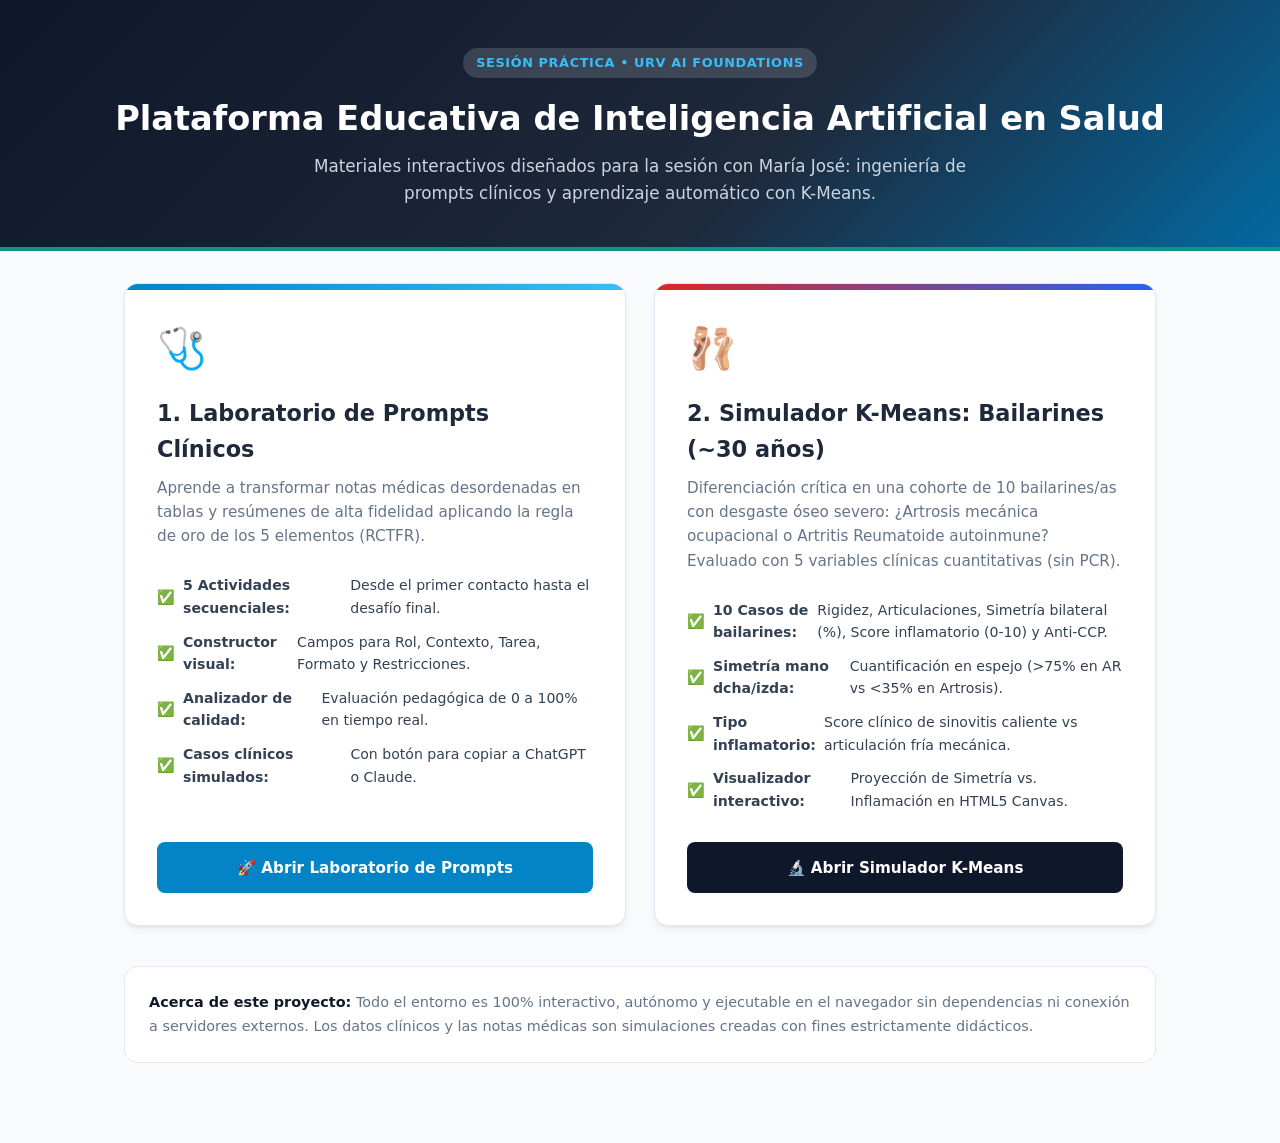
<file: index.html>
<!DOCTYPE html>
<html lang="es">
<head>
  <meta charset="UTF-8">
  <meta name="viewport" content="width=device-width, initial-scale=1.0">
  <title>Portal IA y Salud | Clase María José (URV Foundations)</title>
  <style>
    :root {
      --primary: #0284c7;
      --primary-dark: #0369a1;
      --secondary: #0d9488;
      --bg: #f8fafc;
      --card-bg: #ffffff;
      --text: #0f172a;
      --text-muted: #64748b;
      --border: #e2e8f0;
      --radius: 14px;
      --shadow: 0 4px 6px -1px rgba(0,0,0,0.07), 0 2px 4px -2px rgba(0,0,0,0.05);
      --font: system-ui, -apple-system, BlinkMacSystemFont, "Segoe UI", Roboto, Arial, sans-serif;
    }
    * { box-sizing: border-box; margin: 0; padding: 0; }
    body {
      font-family: var(--font);
      background-color: var(--bg);
      color: var(--text);
      line-height: 1.6;
      padding-bottom: 3rem;
    }
    .header {
      background: linear-gradient(135deg, #0f172a 0%, #1e293b 60%, #0369a1 100%);
      color: white;
      padding: 3rem 1.5rem 2.5rem;
      text-align: center;
      border-bottom: 4px solid var(--secondary);
    }
    .badge {
      display: inline-block;
      background: rgba(255,255,255,0.15);
      color: #38bdf8;
      font-size: 0.8rem;
      font-weight: 700;
      text-transform: uppercase;
      letter-spacing: 0.05em;
      padding: 0.3rem 0.85rem;
      border-radius: 9999px;
      margin-bottom: 0.85rem;
    }
    .header h1 {
      font-size: 2.1rem;
      font-weight: 800;
      margin-bottom: 0.5rem;
    }
    .header p {
      color: #cbd5e1;
      max-width: 720px;
      margin: 0 auto;
      font-size: 1.05rem;
    }
    .container {
      max-width: 1080px;
      margin: 2rem auto;
      padding: 0 1.5rem;
    }
    .grid {
      display: grid;
      grid-template-columns: repeat(auto-fit, minmax(320px, 1fr));
      gap: 1.75rem;
      margin-bottom: 2.5rem;
    }
    .app-card {
      background: var(--card-bg);
      border-radius: var(--radius);
      border: 1px solid var(--border);
      box-shadow: var(--shadow);
      padding: 2rem;
      display: flex;
      flex-direction: column;
      justify-content: space-between;
      transition: transform 0.25s ease, box-shadow 0.25s ease;
      position: relative;
      overflow: hidden;
    }
    .app-card:hover {
      transform: translateY(-4px);
      box-shadow: 0 12px 20px -3px rgba(0,0,0,0.1);
    }
    .card-top-bar {
      position: absolute;
      top: 0;
      left: 0;
      right: 0;
      height: 6px;
    }
    .card-prompts .card-top-bar { background: linear-gradient(90deg, #0284c7, #38bdf8); }
    .card-kmeans .card-top-bar { background: linear-gradient(90deg, #dc2626, #2563eb); }
    .icon-badge {
      font-size: 2.5rem;
      margin-bottom: 1rem;
      display: inline-block;
    }
    .app-card h2 {
      font-size: 1.4rem;
      color: #1e293b;
      margin-bottom: 0.5rem;
    }
    .app-card p {
      color: var(--text-muted);
      font-size: 0.95rem;
      margin-bottom: 1.25rem;
    }
    .feature-list {
      list-style: none;
      margin-bottom: 1.5rem;
      font-size: 0.88rem;
      color: #334155;
    }
    .feature-list li {
      padding: 0.35rem 0;
      display: flex;
      align-items: center;
      gap: 0.5rem;
    }
    .btn {
      display: block;
      width: 100%;
      text-align: center;
      padding: 0.85rem 1.25rem;
      border-radius: 8px;
      font-weight: 700;
      font-size: 0.95rem;
      text-decoration: none;
      transition: background 0.2s ease;
    }
    .btn-prompts {
      background: var(--primary);
      color: white;
    }
    .btn-prompts:hover { background: var(--primary-dark); }
    .btn-kmeans {
      background: #0f172a;
      color: white;
    }
    .btn-kmeans:hover { background: #334155; }
    .info-footer {
      background: white;
      border-radius: var(--radius);
      border: 1px solid var(--border);
      padding: 1.5rem;
      font-size: 0.9rem;
      color: var(--text-muted);
    }
    .info-footer strong { color: var(--text); }
  </style>
</head>
<body>

  <header class="header">
    <div class="badge">Sesión Práctica • URV AI Foundations</div>
    <h1>Plataforma Educativa de Inteligencia Artificial en Salud</h1>
    <p>Materiales interactivos diseñados para la sesión con María José: ingeniería de prompts clínicos y aprendizaje automático con K-Means.</p>
  </header>

  <main class="container">
    <div class="grid">
      
      <!-- Tarjeta 1: Laboratorio de Prompts -->
      <article class="app-card card-prompts">
        <div class="card-top-bar"></div>
        <div>
          <span class="icon-badge">🩺</span>
          <h2>1. Laboratorio de Prompts Clínicos</h2>
          <p>Aprende a transformar notas médicas desordenadas en tablas y resúmenes de alta fidelidad aplicando la regla de oro de los 5 elementos (RCTFR).</p>
          <ul class="feature-list">
            <li>✅ <strong>5 Actividades secuenciales:</strong> Desde el primer contacto hasta el desafío final.</li>
            <li>✅ <strong>Constructor visual:</strong> Campos para Rol, Contexto, Tarea, Formato y Restricciones.</li>
            <li>✅ <strong>Analizador de calidad:</strong> Evaluación pedagógica de 0 a 100% en tiempo real.</li>
            <li>✅ <strong>Casos clínicos simulados:</strong> Con botón para copiar a ChatGPT o Claude.</li>
          </ul>
        </div>
        <a href="aplicativo/index.html" class="btn btn-prompts">🚀 Abrir Laboratorio de Prompts</a>
      </article>

      <!-- Tarjeta 2: K-Means en Reumatología -->
      <article class="app-card card-kmeans">
        <div class="card-top-bar"></div>
        <div>
          <span class="icon-badge">🩰</span>
          <h2>2. Simulador K-Means: Bailarines (~30 años)</h2>
          <p>Diferenciación crítica en una cohorte de 10 bailarines/as con desgaste óseo severo: ¿Artrosis mecánica ocupacional o Artritis Reumatoide autoinmune? Evaluado con 5 variables clínicas cuantitativas (sin PCR).</p>
          <ul class="feature-list">
            <li>✅ <strong>10 Casos de bailarines:</strong> Rigidez, Articulaciones, Simetría bilateral (%), Score inflamatorio (0-10) y Anti-CCP.</li>
            <li>✅ <strong>Simetría mano dcha/izda:</strong> Cuantificación en espejo (>75% en AR vs <35% en Artrosis).</li>
            <li>✅ <strong>Tipo inflamatorio:</strong> Score clínico de sinovitis caliente vs articulación fría mecánica.</li>
            <li>✅ <strong>Visualizador interactivo:</strong> Proyección de Simetría vs. Inflamación en HTML5 Canvas.</li>
          </ul>
        </div>
        <a href="aplicativo_kmeans/index.html" class="btn btn-kmeans">🔬 Abrir Simulador K-Means</a>
      </article>

    </div>

    <section class="info-footer">
      <strong>Acerca de este proyecto:</strong> Todo el entorno es 100% interactivo, autónomo y ejecutable en el navegador sin dependencias ni conexión a servidores externos. Los datos clínicos y las notas médicas son simulaciones creadas con fines estrictamente didácticos.
    </section>
  </main>

</body>
</html>
</file>
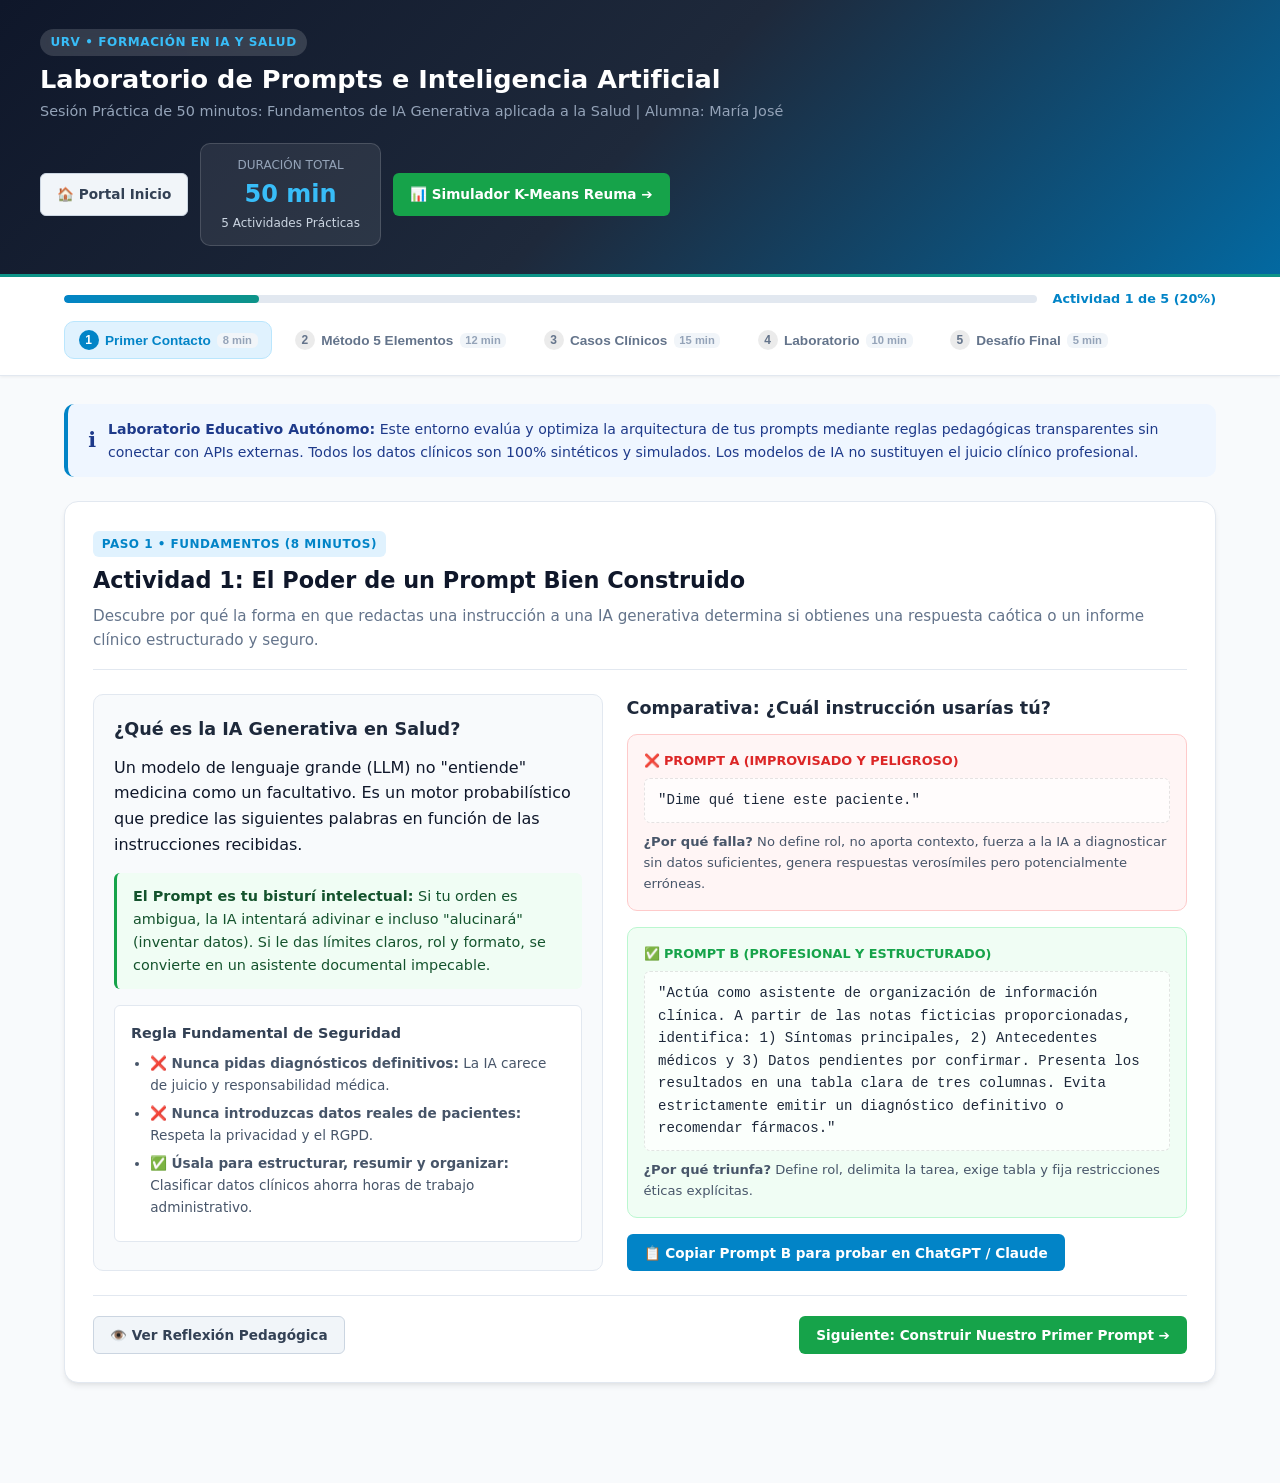
<file: aplicativo/index.html>
<!DOCTYPE html>
<html lang="es">
<head>
  <meta charset="UTF-8">
  <meta name="viewport" content="width=device-width, initial-scale=1.0">
  <title>Laboratorio de Prompts Clínicos | URV AI Foundations - María José</title>
  <link rel="stylesheet" href="styles.css">
</head>
<body>

  <!-- Encabezado Principal -->
  <header class="app-header">
    <div class="header-container">
      <div class="logo-area">
        <div class="badge-tag">URV • Formación en IA y Salud</div>
        <h1>Laboratorio de Prompts e Inteligencia Artificial</h1>
        <p class="subtitle">Sesión Práctica de 50 minutos: Fundamentos de IA Generativa aplicada a la Salud | Alumna: María José</p>
      </div>
      <div style="display: flex; gap: 0.75rem; align-items: center; flex-wrap: wrap;">
        <a href="../index.html" class="btn btn-secondary" style="text-decoration:none; white-space:nowrap;" title="Volver al Portal Principal">
          🏠 Portal Inicio
        </a>
        <div class="session-timer-box">
          <div class="timer-label">Duración total</div>
          <div class="timer-value">50 min</div>
          <div class="timer-sub">5 Actividades Prácticas</div>
        </div>
        <a href="../aplicativo_kmeans/index.html" class="btn btn-success" style="text-decoration:none; white-space:nowrap;" title="Abrir Simulador K-Means Reumatológico">
          📊 Simulador K-Means Reuma ➔
        </a>
      </div>
    </div>
  </header>

  <!-- Barra de Navegación y Progreso -->
  <nav class="nav-bar">
    <div class="nav-container">
      <div class="progress-wrapper">
        <div class="progress-bar-bg">
          <div class="progress-bar-fill" id="progressBar"></div>
        </div>
        <span class="progress-text" id="progressText">Actividad 1 de 5 (20%)</span>
      </div>

      <div class="nav-tabs" id="navTabs">
        <button class="nav-tab active" data-step="1">
          <span class="tab-num">1</span>
          <span class="tab-label">Primer Contacto</span>
          <span class="tab-time">8 min</span>
        </button>
        <button class="nav-tab" data-step="2">
          <span class="tab-num">2</span>
          <span class="tab-label">Método 5 Elementos</span>
          <span class="tab-time">12 min</span>
        </button>
        <button class="nav-tab" data-step="3">
          <span class="tab-num">3</span>
          <span class="tab-label">Casos Clínicos</span>
          <span class="tab-time">15 min</span>
        </button>
        <button class="nav-tab" data-step="4">
          <span class="tab-num">4</span>
          <span class="tab-label">Laboratorio</span>
          <span class="tab-time">10 min</span>
        </button>
        <button class="nav-tab" data-step="5">
          <span class="tab-num">5</span>
          <span class="tab-label">Desafío Final</span>
          <span class="tab-time">5 min</span>
        </button>
      </div>
    </div>
  </nav>

  <!-- Contenedor Principal de la Aplicación -->
  <main class="main-container">

    <!-- Aviso Educativo y Ético -->
    <aside class="alert-banner">
      <div class="alert-icon">ℹ️</div>
      <div class="alert-content">
        <strong>Laboratorio Educativo Autónomo:</strong> Este entorno evalúa y optimiza la arquitectura de tus prompts mediante reglas pedagógicas transparentes sin conectar con APIs externas. Todos los datos clínicos son 100% sintéticos y simulados. Los modelos de IA no sustituyen el juicio clínico profesional.
      </div>
    </aside>

    <!-- ================================================================= -->
    <!-- ACTIVIDAD 1: PRIMER CONTACTO -->
    <!-- ================================================================= -->
    <section class="activity-section active" id="activity1">
      <div class="card">
        <div class="card-header">
          <div class="tag-badge">Paso 1 • Fundamentos (8 minutos)</div>
          <h2>Actividad 1: El Poder de un Prompt Bien Construido</h2>
          <p class="description">Descubre por qué la forma en que redactas una instrucción a una IA generativa determina si obtienes una respuesta caótica o un informe clínico estructurado y seguro.</p>
        </div>

        <div class="grid-2-col">
          <!-- Columna Izquierda: Concepto -->
          <div class="info-box">
            <h3>¿Qué es la IA Generativa en Salud?</h3>
            <p>Un modelo de lenguaje grande (LLM) no "entiende" medicina como un facultativo. Es un motor probabilístico que predice las siguientes palabras en función de las instrucciones recibidas.</p>
            <div class="key-callout">
              <strong>El Prompt es tu bisturí intelectual:</strong> Si tu orden es ambigua, la IA intentará adivinar e incluso "alucinará" (inventar datos). Si le das límites claros, rol y formato, se convierte en un asistente documental impecable.
            </div>

            <div class="rule-box">
              <h4>Regla Fundamental de Seguridad</h4>
              <ul>
                <li>❌ <strong>Nunca pidas diagnósticos definitivos:</strong> La IA carece de juicio y responsabilidad médica.</li>
                <li>❌ <strong>Nunca introduzcas datos reales de pacientes:</strong> Respeta la privacidad y el RGPD.</li>
                <li>✅ <strong>Úsala para estructurar, resumir y organizar:</strong> Clasificar datos clínicos ahorra horas de trabajo administrativo.</li>
              </ul>
            </div>
          </div>

          <!-- Columna Derecha: Comparativa Interactiva -->
          <div class="interactive-box">
            <h3>Comparativa: ¿Cuál instrucción usarías tú?</h3>
            
            <div class="comparison-card bad">
              <div class="card-label bad-label">❌ Prompt A (Improvisado y Peligroso)</div>
              <div class="prompt-text">"Dime qué tiene este paciente."</div>
              <div class="eval-note">
                <strong>¿Por qué falla?</strong> No define rol, no aporta contexto, fuerza a la IA a diagnosticar sin datos suficientes, genera respuestas verosímiles pero potencialmente erróneas.
              </div>
            </div>

            <div class="comparison-card good">
              <div class="card-label good-label">✅ Prompt B (Profesional y Estructurado)</div>
              <div class="prompt-text">"Actúa como asistente de organización de información clínica. A partir de las notas ficticias proporcionadas, identifica: 1) Síntomas principales, 2) Antecedentes médicos y 3) Datos pendientes por confirmar. Presenta los resultados en una tabla clara de tres columnas. Evita estrictamente emitir un diagnóstico definitivo o recomendar fármacos."</div>
              <div class="eval-note">
                <strong>¿Por qué triunfa?</strong> Define rol, delimita la tarea, exige tabla y fija restricciones éticas explícitas.
              </div>
            </div>

            <div class="action-row">
              <button class="btn btn-primary" onclick="copyText('Actúa como asistente de organización de información clínica. A partir de las notas ficticias proporcionadas, identifica: 1) Síntomas principales, 2) Antecedentes médicos y 3) Datos pendientes por confirmar. Presenta los resultados en una tabla clara de tres columnas. Evita estrictamente emitir un diagnóstico definitivo o recomendar fármacos.')">
                📋 Copiar Prompt B para probar en ChatGPT / Claude
              </button>
            </div>
          </div>
        </div>

        <div class="card-footer-controls">
          <button class="btn btn-secondary" onclick="toggleSolution('solucion1')">👁️ Ver Reflexión Pedagógica</button>
          <button class="btn btn-success" onclick="goToStep(2)">Siguiente: Construir Nuestro Primer Prompt ➔</button>
        </div>

        <div class="solution-panel hidden" id="solucion1">
          <h4>💡 Guía Docente para el Profesor:</h4>
          <p><strong>Pregunta a María José:</strong> <em>"Si tú fueras la médica de guardia y recibes el resultado del Prompt A, ¿confiarías en él? ¿Qué ventaja tiene que el Prompt B te diga exactamente qué datos faltan?"</em></p>
          <p>Haz que ella note que el Prompt B protege al profesional de salud y no compromete la seguridad del paciente.</p>
        </div>
      </div>
    </section>

    <!-- ================================================================= -->
    <!-- ACTIVIDAD 2: CONSTRUCCIÓN DEL PRIMER PROMPT (RCTFR) -->
    <!-- ================================================================= -->
    <section class="activity-section" id="activity2">
      <div class="card">
        <div class="card-header">
          <div class="tag-badge">Paso 2 • Técnica RCTFR (12 minutos)</div>
          <h2>Actividad 2: De la Nota Desordenada a la Tabla Estructurada</h2>
          <p class="description">Aprende la fórmula de 5 elementos que utilizan los profesionales para diseñar cualquier prompt sanitario de alta fidelidad.</p>
        </div>

        <!-- Explicación de los 5 elementos -->
        <div class="elements-grid">
          <div class="element-chip" data-el="R">
            <span class="chip-letter">R</span>
            <div class="chip-content">
              <strong>1. Rol</strong>
              <span>¿Quién simula ser la IA? (ej. Documentalista clínico)</span>
            </div>
          </div>
          <div class="element-chip" data-el="C">
            <span class="chip-letter">C</span>
            <div class="chip-content">
              <strong>2. Contexto</strong>
              <span>¿Cuál es el escenario? (ej. Notas rápidas de triage)</span>
            </div>
          </div>
          <div class="element-chip" data-el="T">
            <span class="chip-letter">T</span>
            <div class="chip-content">
              <strong>3. Tarea</strong>
              <span>¿Qué acción exacta debe hacer? (ej. Extraer y clasificar)</span>
            </div>
          </div>
          <div class="element-chip" data-el="F">
            <span class="chip-letter">F</span>
            <div class="chip-content">
              <strong>4. Formato</strong>
              <span>¿Cómo debe lucir la salida? (ej. Tabla con 4 columnas)</span>
            </div>
          </div>
          <div class="element-chip" data-el="Re">
            <span class="chip-letter">R</span>
            <div class="chip-content">
              <strong>5. Restricción</strong>
              <span>¿Qué límites NO puede cruzar? (ej. No inventar datos)</span>
            </div>
          </div>
        </div>

        <!-- Caso de Trabajo: Nota Elena R. -->
        <div class="case-study-box">
          <div class="case-header">
            <span class="case-id">CASO FICTICIO: PAC-001 (Elena R., 68 años)</span>
            <span class="case-badge">Nota de Triage de Urgencias</span>
          </div>
          <div class="clinical-note-content">
            "Paciente de 68 años que viene por cansancio desde hace unas 3 semanas aprox dice que le cuesta subir escaleras ahora tose un poco por las mañanas pero no saca flemas. Es exfumadora lo dejó hace 5 años fumaba un paquete al día desde joven. Tiene EPOC diagnosticado y toma broncodilatadores aunque a veces se olvida. También enalapril para la tensión. En triaje ta 135/82 fc 78 sat 94 por ciento aire ambiente. Murmullo disminuido. Habría que pedir placa de tórax y gasometría si empeora, no trajo su analítica de cabecera. Citar en neumología."
          </div>
        </div>

        <!-- Constructor Visual de Prompt -->
        <div class="builder-box">
          <h3>Constructor Visual del Método RCTFR</h3>
          <p class="builder-helper">Rellena los 5 campos o pulsa "Cargar Sugerencia" para ensamblar automáticamente tu instrucción.</p>
          
          <div class="builder-inputs">
            <div class="input-group">
              <label><span class="badge-mini">1. ROL</span> ¿Quién es la IA?</label>
              <input type="text" id="builderRol" value="Actúa como asistente especialista en documentación sanitaria." placeholder="Ej: Actúa como documentalista clínico...">
            </div>
            <div class="input-group">
              <label><span class="badge-mini">2. CONTEXTO</span> Situación clínica</label>
              <input type="text" id="builderContexto" value="Trabajas analizando notas apresuradas de triage en el servicio de urgencias." placeholder="Ej: Recibes notas médicas no estructuradas...">
            </div>
            <div class="input-group">
              <label><span class="badge-mini">3. TAREA</span> Acción solicitada</label>
              <input type="text" id="builderTarea" value="Extrae y categoriza los síntomas, duración, antecedentes relevantes, medicación actual, constantes vitales y pruebas pendientes." placeholder="Ej: Extrae los datos clínicos principales...">
            </div>
            <div class="input-group">
              <label><span class="badge-mini">4. FORMATO</span> Presentación del resultado</label>
              <input type="text" id="builderFormato" value="Presenta la información en una tabla Markdown con las columnas: [Categoría, Detalle Clínico, Estado/Valor]. Incluye al final una lista de 'Datos No Registrados'." placeholder="Ej: Tabla Markdown con 3 columnas...">
            </div>
            <div class="input-group">
              <label><span class="badge-mini">5. RESTRICCIONES</span> Reglas de seguridad</label>
              <input type="text" id="builderRestricciones" value="No inventes información ausente. Prohibido sugerir tratamientos o emitir diagnósticos definitivos. Si un dato no consta, márcalo explícitamente como 'No registrado'." placeholder="Ej: No diagnostiques, no supongas...">
            </div>
          </div>

          <div class="builder-actions">
            <button class="btn btn-primary" onclick="assemblePrompt()">⚡ Ensamblar Prompt Completo</button>
            <button class="btn btn-outline" onclick="loadDefaultBuilder()">🔄 Cargar Valores Iniciales</button>
          </div>

          <!-- Prompt Resultante Ensamblado -->
          <div class="assembled-area">
            <label><strong>Prompt Ensamblado Listo para Copiar:</strong></label>
            <textarea id="assembledPromptText" class="prompt-textarea" rows="5" readonly></textarea>
            <div class="assembled-controls">
              <button class="btn btn-copy" onclick="copyAssembledPrompt()">📋 Copiar al Portapapeles</button>
              <span class="copy-feedback" id="copyFeedbackText">¡Copiado con éxito!</span>
            </div>
          </div>
        </div>

        <div class="card-footer-controls">
          <button class="btn btn-secondary" onclick="toggleSolution('solucion2')">👁️ Ver Solución de la Tabla Esperada</button>
          <button class="btn btn-success" onclick="goToStep(3)">Siguiente: Casos Clínicos del Mundo Real ➔</button>
        </div>

        <div class="solution-panel hidden" id="solucion2">
          <h4>📊 Tabla de Salida Esperada que produciría la IA:</h4>
          <table class="clinical-preview-table">
            <thead>
              <tr>
                <th>Categoría</th>
                <th>Detalle Clínico</th>
                <th>Estado / Valor</th>
              </tr>
            </thead>
            <tbody>
              <tr>
                <td><strong>Síntomas actuales</strong></td>
                <td>Cansancio progresivo (cuesta subir escaleras), tos matutina seca</td>
                <td>3 semanas de evolución</td>
              </tr>
              <tr>
                <td><strong>Antecedentes</strong></td>
                <td>EPOC moderada, HTA, Exfumadora (1 paquete/día hasta hace 5 años)</td>
                <td>Conocidos</td>
              </tr>
              <tr>
                <td><strong>Medicación</strong></td>
                <td>Broncodilatadores (adherencia irregular), Enalapril</td>
                <td>En uso</td>
              </tr>
              <tr>
                <td><strong>Constantes vitales</strong></td>
                <td>TA: 135/82 mmHg, FC: 78 lpm, SatO2: 94% ambiente, Murmullo disminuido</td>
                <td>Registradas en triage</td>
              </tr>
              <tr>
                <td><strong>Pruebas pendientes</strong></td>
                <td>Rx de tórax, gasometría arterial si empeora, cita neumología</td>
                <td>Por realizar</td>
              </tr>
              <tr>
                <td><strong>Datos No Registrados</strong></td>
                <td>Alergias a medicamentos, analítica de sangre de cabecera</td>
                <td>Faltante en la nota</td>
              </tr>
            </tbody>
          </table>
        </div>
      </div>
    </section>

    <!-- ================================================================= -->
    <!-- ACTIVIDAD 3: TRES ESCENARIOS CLÍNICOS Y DE INVESTIGACIÓN -->
    <!-- ================================================================= -->
    <section class="activity-section" id="activity3">
      <div class="card">
        <div class="card-header">
          <div class="tag-badge">Paso 3 • Aplicación en Salud (15 minutos)</div>
          <h2>Actividad 3: La IA en Tres Tareas Sanitarias Clave</h2>
          <p class="description">Prueba cómo la ingeniería de prompts resuelve tres desafíos habituales: preparar una consulta compleja, sintetizar un artículo científico y razonar sin caer en sesgos.</p>
        </div>

        <!-- Selector de Escenario -->
        <div class="scenario-selector">
          <button class="scenario-btn active" onclick="selectScenario(1)">
            🩺 1. Preparar Consulta (Paciente Complejo)
          </button>
          <button class="scenario-btn" onclick="selectScenario(2)">
            🔬 2. Sintetizar Investigación (Artículo Clínico)
          </button>
          <button class="scenario-btn" onclick="selectScenario(3)">
            🧠 3. Razonamiento Clínico Diferencial
          </button>
        </div>

        <!-- Escenario 1 -->
        <div class="scenario-content" id="scenario1">
          <div class="scenario-grid">
            <div class="scenario-data">
              <h4>Caso: Javier G. (72 años) - Paciente Polimedicado</h4>
              <div class="quote-text">
                "Paciente con Parkinson (6 años) y diabetes tipo 2. Traído por la familia. Cuadro confusional fluctuante de 48 horas, desorientado. Caída en el baño ayer sin fracturas. TA 115/65, FC 68, Sat 96%, T 37.6ºC. Familia refiere orinas oscuras y con fuerte olor. Medicación: levodopa, metformina, paracetamol y tramadol."
              </div>
              <div class="prompt-goal">
                <strong>Objetivo:</strong> Crear un resumen ejecutivo de entrega médica (método SBAR) priorizando la sospecha infecciosa o farmacológica sin diagnosticar.
              </div>
            </div>
            <div class="scenario-prompt">
              <h4>Prompt Optimizado Recomendado:</h4>
              <div class="code-snippet" id="promptTextScen1">Actúa como asistente de triage médico. A partir de las notas de Javier G., resume en 5 puntos ejecutivos para el médico consultor:
1. Motivo de alerta principal y tiempo de evolución.
2. Constantes vitales actuales destacando anomalías.
3. Fármacos en uso que puedan tener interacción.
4. Factores desencadenantes sospechosos (infección o sobredosis) planteados como hipótesis a descartar.
5. Pruebas prioritarias pendientes.
Restricción: No emitas un diagnóstico cerrado. Formula los hallazgos en términos de vigilancia clínica.</div>
              <button class="btn btn-primary" onclick="copySnippet('promptTextScen1')">📋 Copiar Prompt Escenario 1</button>
            </div>
          </div>
        </div>

        <!-- Escenario 2 -->
        <div class="scenario-content hidden" id="scenario2">
          <div class="scenario-grid">
            <div class="scenario-data">
              <h4>Investigación: Extracto de Ensayo Clínico Multicéntrico</h4>
              <div class="quote-text">
                "Estudio preliminar multicéntrico observacional (n=142 pacientes de 50-75 años). Se evaluó el impacto de una app móvil con recordatorios sobre la adherencia al tratamiento en hipertensión durante 6 meses. Resultados: +28% adherencia y reducción de 6 mmHg en presión sistólica (p < 0.05). Limitaciones: sin grupo control ciego, muestra reducida y sesgo al incluir solo usuarios de smartphones."
              </div>
              <div class="prompt-goal">
                <strong>Objetivo:</strong> Extraer el diseño del estudio y forzar a la IA a destacar las limitaciones metodológicas antes de cantar victoria clínica.
              </div>
            </div>
            <div class="scenario-prompt">
              <h4>Prompt Optimizado Recomendado:</h4>
              <div class="code-snippet" id="promptTextScen2">Actúa como revisor de literatura biomédica. Analiza el extracto del estudio clínico presentado y responde con 4 secciones breves:
1. Objetivo y diseño metodológico (incluyendo tamaño muestral n).
2. Resultados cuantificables reportados.
3. Limitaciones del estudio y sesgos de selección (obligatorio).
4. Grado de aplicabilidad clínica antes de recomendar la intervención.
Restricción: Si los autores reconocen limitaciones, debes darles el mismo peso visual que a los resultados positivos. No exageres la eficacia de la app.</div>
              <button class="btn btn-primary" onclick="copySnippet('promptTextScen2')">📋 Copiar Prompt Escenario 2</button>
            </div>
          </div>
        </div>

        <!-- Escenario 3 -->
        <div class="scenario-content hidden" id="scenario3">
          <div class="scenario-grid">
            <div class="scenario-data">
              <h4>Caso: Lucía T. (29 años) - Síntomas Sistémicos</h4>
              <div class="quote-text">
                "Mujer joven de 29 años sin antecedentes patológicos. 6 semanas de astenia, artralgias simétricas en interfalángicas proximales de ambas manos y eritema malar tras exposición solar. No fiebre cuantificada, no aftas, no disnea. Analítica general rutinaria normal, pendiente de perfil autoinmune."
              </div>
              <div class="prompt-goal">
                <strong>Objetivo:</strong> Solicitar preguntas de anamnesis dirigida y batería de pruebas sin que la IA encasille un diagnóstico prematuro.
              </div>
            </div>
            <div class="scenario-prompt">
              <h4>Prompt Optimizado Recomendado:</h4>
              <div class="code-snippet" id="promptTextScen3">Actúa como tutor de razonamiento clínico docente. Ante el cuadro de artralgias simétricas y eritema malar en una paciente de 29 años:
1. Genera una lista de 4 preguntas anamnésicas profundas para identificar síntomas acompañantes (fenómeno de Raynaud, fotosensibilidad, alopecia, etc.).
2. Enumera 3 categorías de pruebas diagnósticas complementarias pertinentes.
3. RESTRICCIÓN OBLIGATORIA: Prohibido nombrar una única enfermedad como diagnóstico. Debes mantener el abanico sindrómico abierto para el razonamiento del médico.</div>
              <button class="btn btn-primary" onclick="copySnippet('promptTextScen3')">📋 Copiar Prompt Escenario 3</button>
            </div>
          </div>
        </div>

        <div class="card-footer-controls">
          <button class="btn btn-secondary" onclick="toggleSolution('solucion3')">👁️ Ver Preguntas Clave para María José</button>
          <button class="btn btn-success" onclick="goToStep(4)">Siguiente: Laboratorio de Construcción y Análisis ➔</button>
        </div>

        <div class="solution-panel hidden" id="solucion3">
          <h4>💡 Guía Docente para la Sesión:</h4>
          <ul>
            <li><strong>En el Escenario 1:</strong> Resalta cómo el formato ejecutivo de 5 puntos previene que la información crítica (como la fiebre de 37.6 o la retención de orina) se pierda en un párrafo largo.</li>
            <li><strong>En el Escenario 2:</strong> Señala que los LLMs tienden al "optimismo de confirmación" a menos que en las restricciones les ordenes explícitamente buscar sesgos y limitaciones.</li>
            <li><strong>En el Escenario 3:</strong> Demuestra que usar la IA para generar preguntas abre la mente del clínico en vez de cerrarla con una etiqueta diagnóstica prematura.</li>
          </ul>
        </div>
      </div>
    </section>

    <!-- ================================================================= -->
    <!-- ACTIVIDAD 4: LABORATORIO DE PROMPTS Y ANALIZADOR INTERACTIVO -->
    <!-- ================================================================= -->
    <section class="activity-section" id="activity4">
      <div class="card">
        <div class="card-header">
          <div class="tag-badge">Paso 4 • Práctica Interactiva (10 minutos)</div>
          <h2>Actividad 4: Laboratorio y Analizador de Calidad de Prompts</h2>
          <p class="description">Selecciona un caso clínico simulado, redacta o perfecciona tu prompt y analiza en tiempo real si cumple con los criterios de seguridad, claridad y rigor metodológico.</p>
        </div>

        <!-- Selector de Caso Clínico Ficticio -->
        <div class="case-selection-bar">
          <label><strong>Seleccionar Caso Clínico Simulado:</strong></label>
          <select id="caseSelector" onchange="onCaseChange()">
            <option value="PAC-001">Caso 1: Elena R. (68 años) - Disnea, EPOC y Triage</option>
            <option value="PAC-002">Caso 2: Carlos M. (45 años) - Dolor Torácico Atípico y Deporte</option>
            <option value="PAC-003">Caso 3: Beatriz S. (54 años) - Cefalea Holocraneal Persistente</option>
            <option value="PAC-004">Caso 4: Javier G. (72 años) - Desorientación en Paciente con Parkinson</option>
            <option value="PAC-006">Caso 5: Antonio V. (61 años) - Epigastralgia y Consumo de AINEs</option>
          </select>
        </div>

        <!-- Ficha de Datos del Caso Seleccionado -->
        <div class="patient-card-box" id="patientDataCard">
          <!-- Inyectado dinámicamente vía app.js -->
        </div>

        <!-- Editor y Analizador -->
        <div class="editor-workspace">
          <div class="editor-col">
            <div class="editor-header">
              <label><strong>Editor de Prompt Clínico:</strong></label>
              <div class="template-dropdown">
                <span>Cargar Plantilla:</span>
                <select id="templateSelector" onchange="applyTemplate()">
                  <option value="vacio">-- En blanco --</option>
                  <option value="deficiente">Prompt Deficiente (Ambigua)</option>
                  <option value="intermedio">Prompt Intermedio (Sin restricciones)</option>
                  <option value="avanzado">Prompt Avanzado (5 Elementos Completo)</option>
                </select>
              </div>
            </div>

            <textarea id="promptEditorArea" class="prompt-textarea large" rows="8" placeholder="Escribe aquí tu prompt clínico para procesar los datos del paciente seleccionado..."></textarea>
            
            <div class="editor-stats">
              <span id="charCount">0 caracteres</span> • <span id="wordCount">0 palabras</span>
            </div>

            <div class="editor-buttons">
              <button class="btn btn-primary" onclick="analyzeCurrentPrompt()">🔍 Analizar Calidad del Prompt</button>
              <button class="btn btn-copy" onclick="copyCurrentPrompt()">📋 Copiar Prompt</button>
              <button class="btn btn-outline" onclick="loadReferencePrompt()">⭐ Cargar Propuesta de Referencia</button>
            </div>
          </div>

          <!-- Panel de Resultados del Análisis -->
          <div class="analysis-col">
            <div class="score-card">
              <div class="score-number" id="qualityScore">--</div>
              <div class="score-details">
                <h4 id="scoreTitle">Evaluación de Calidad</h4>
                <p id="scoreSubtitle">Pulsa "Analizar Calidad" para evaluar la instrucción.</p>
              </div>
            </div>

            <!-- Lista de Verificación de los 5 Elementos -->
            <div class="checklist-box">
              <h4>Lista de Verificación de Componentes (RCTFR):</h4>
              <ul class="checklist-items">
                <li id="checkRol" class="check-item"><span class="icon">⚪</span> <strong>Rol:</strong> ¿Define quién simula ser la IA?</li>
                <li id="checkContexto" class="check-item"><span class="icon">⚪</span> <strong>Contexto:</strong> ¿Enmarca la situación clínica?</li>
                <li id="checkTarea" class="check-item"><span class="icon">⚪</span> <strong>Tarea:</strong> ¿Especifica la acción exacta?</li>
                <li id="checkFormato" class="check-item"><span class="icon">⚪</span> <strong>Formato:</strong> ¿Pide tabla, viñetas o SBAR?</li>
                <li id="checkRestriccion" class="check-item"><span class="icon">⚪</span> <strong>Restricción:</strong> ¿Prohíbe diagnosticar o inventar?</li>
              </ul>
            </div>

            <!-- Alertas Pedagógicas -->
            <div class="feedback-card" id="analysisFeedback">
              <strong>Consejo didáctico:</strong> Un buen prompt no solo dice qué hacer, sino también qué dejar intacto y qué evitar terminantemente.
            </div>
          </div>
        </div>

        <div class="card-footer-controls">
          <button class="btn btn-secondary" onclick="toggleSolution('solucion4')">👁️ Ver Criterios de Evaluación</button>
          <button class="btn btn-success" onclick="goToStep(5)">Siguiente: Desafío Final ➔</button>
        </div>

        <div class="solution-panel hidden" id="solucion4">
          <h4>💡 Criterios de Evaluación para el Docente:</h4>
          <p>Observa si María José:</p>
          <ol>
            <li>Comprende por qué el rol de "asistente documental" es más seguro que "médico virtual".</li>
            <li>Exige que la IA marque con "No consta" los datos no presentes en el CSV.</li>
            <li>Aprende a ajustar el formato (ej. pedir tablas con columnas explícitas).</li>
          </ol>
        </div>
      </div>
    </section>

    <!-- ================================================================= -->
    <!-- ACTIVIDAD 5: DESAFÍO FINAL -->
    <!-- ================================================================= -->
    <section class="activity-section" id="activity5">
      <div class="card">
        <div class="card-header">
          <div class="tag-badge">Paso 5 • Evaluación y Cierre (5 minutos)</div>
          <h2>Actividad 5: El Desafío Final del Prompt Maestro</h2>
          <p class="description">Pon a prueba todo lo aprendido: redacta una instrucción impecable para evaluar un borrador de investigación incompleto sin dejar que la IA invente datos.</p>
        </div>

        <!-- Protocolo Incompleto -->
        <div class="case-study-box challenge-box">
          <div class="case-header">
            <span class="case-id">BORRADOR INCOMPLETO DE PROTOCOLO CLÍNICO</span>
            <span class="case-badge warning-badge">Información Parcial</span>
          </div>
          <div class="clinical-note-content">
            "TITULO DEL PROYECTO: Eficacia de la intervención nutricional en pacientes geriátricos frágiles.
RESUMEN: Se propone un seguimiento de 6 meses con suplemento hiperproteico oral. Participarán unos 80 pacientes mayores de 75 años ingresados en centros sociosanitarios. Se medirá la fuerza de prensión manual y la calidad de vida. No se especifica grupo control ni criterios claros de exclusión (demencia avanzada, disfagia o insuficiencia renal). Tampoco se define la pauta posológica exacta ni el análisis estadístico previsto."
          </div>
        </div>

        <div class="challenge-workspace">
          <div class="challenge-input-area">
            <label><strong>Redacta el Prompt Definitivo de María José:</strong></label>
            <textarea id="finalPromptInput" class="prompt-textarea large" rows="6" placeholder="Escribe aquí tu prompt profesional integrando Rol, Contexto, Tarea, Formato y Restricción sobre vacíos metodológicos e incertidumbre..."></textarea>
            
            <div class="action-row">
              <button class="btn btn-primary" onclick="evaluateFinalChallenge()">🏆 Evaluar mi Desafío Final</button>
              <button class="btn btn-outline" onclick="copyFinalPrompt()">📋 Copiar Prompt Final</button>
            </div>
          </div>

          <!-- Rúbrica de Evaluación -->
          <div class="rubric-box">
            <h4>Rúbrica de los 5 Puntos Clave:</h4>
            <div class="rubric-item" id="rubric1">
              <span class="rubric-status">⚪</span>
              <div><strong>1. Rol de metodólogo / revisor:</strong> ¿La IA adopta una postura crítica?</div>
            </div>
            <div class="rubric-item" id="rubric2">
              <span class="rubric-status">⚪</span>
              <div><strong>2. Identificación de vacíos:</strong> ¿Pide explicitar datos ausentes?</div>
            </div>
            <div class="rubric-item" id="rubric3">
              <span class="rubric-status">⚪</span>
              <div><strong>3. Evaluación de riesgos y sesgos:</strong> ¿Indaga en posibles daños o fallos de validez?</div>
            </div>
            <div class="rubric-item" id="rubric4">
              <span class="rubric-status">⚪</span>
              <div><strong>4. Formato de salida estructurado:</strong> ¿Exige tabla o listas concretas?</div>
            </div>
            <div class="rubric-item" id="rubric5">
              <span class="rubric-status">⚪</span>
              <div><strong>5. Control estricto de incertidumbre:</strong> ¿Prohíbe rellenar lagunas con invenciones?</div>
            </div>
          </div>
        </div>

        <div class="solution-panel" id="finalSolutionBox">
          <h4>🌟 Propuesta de Solución Maestra:</h4>
          <div class="code-snippet">Actúa como evaluador senior de metodología en investigación clínica. A partir del borrador de protocolo sobre suplementación hiperproteica:
1. Genera una tabla de dos columnas: 'Datos Metodológicos Disponibles' y 'Lagunas Críticas No Especificadas'.
2. Enumera 3 riesgos de sesgo o de seguridad para los pacientes ancianos derivados de estas omisiones.
3. RESTRICCIONES OBLIGATORIAS: No intentes rellenar los datos ausentes con supuestos ni inventes dosificaciones. Califica explícitamente el nivel de incertidumbre metodológica como ALTO.</div>
          <button class="btn btn-copy" onclick="copyText('Actúa como evaluador senior de metodología en investigación clínica. A partir del borrador de protocolo sobre suplementación hiperproteica:\n1. Genera una tabla de dos columnas: \'Datos Metodológicos Disponibles\' y \'Lagunas Críticas No Especificadas\'.\n2. Enumera 3 riesgos de sesgo o de seguridad para los pacientes ancianos derivados de estas omisiones.\n3. RESTRICCIONES OBLIGATORIAS: No intentes rellenar los datos ausentes con supuestos ni inventes dosificaciones. Califica explícitamente el nivel de incertidumbre metodológica como ALTO.')">📋 Copiar Solución Maestra</button>
        </div>

        <div class="card-footer-controls">
          <button class="btn btn-secondary" onclick="window.scrollTo({top: 0, behavior: 'smooth'})">⬆️ Volver al Inicio</button>
          <div class="congrats-tag">🎓 ¡Sesión de 50 minutos completada con éxito!</div>
        </div>
      </div>
    </section>

  </main>

  <!-- Notificación Toast Flotante -->
  <div id="toastNotification" class="toast">Texto copiado al portapapeles</div>

  <script src="app.js"></script>
</body>
</html>
</file>
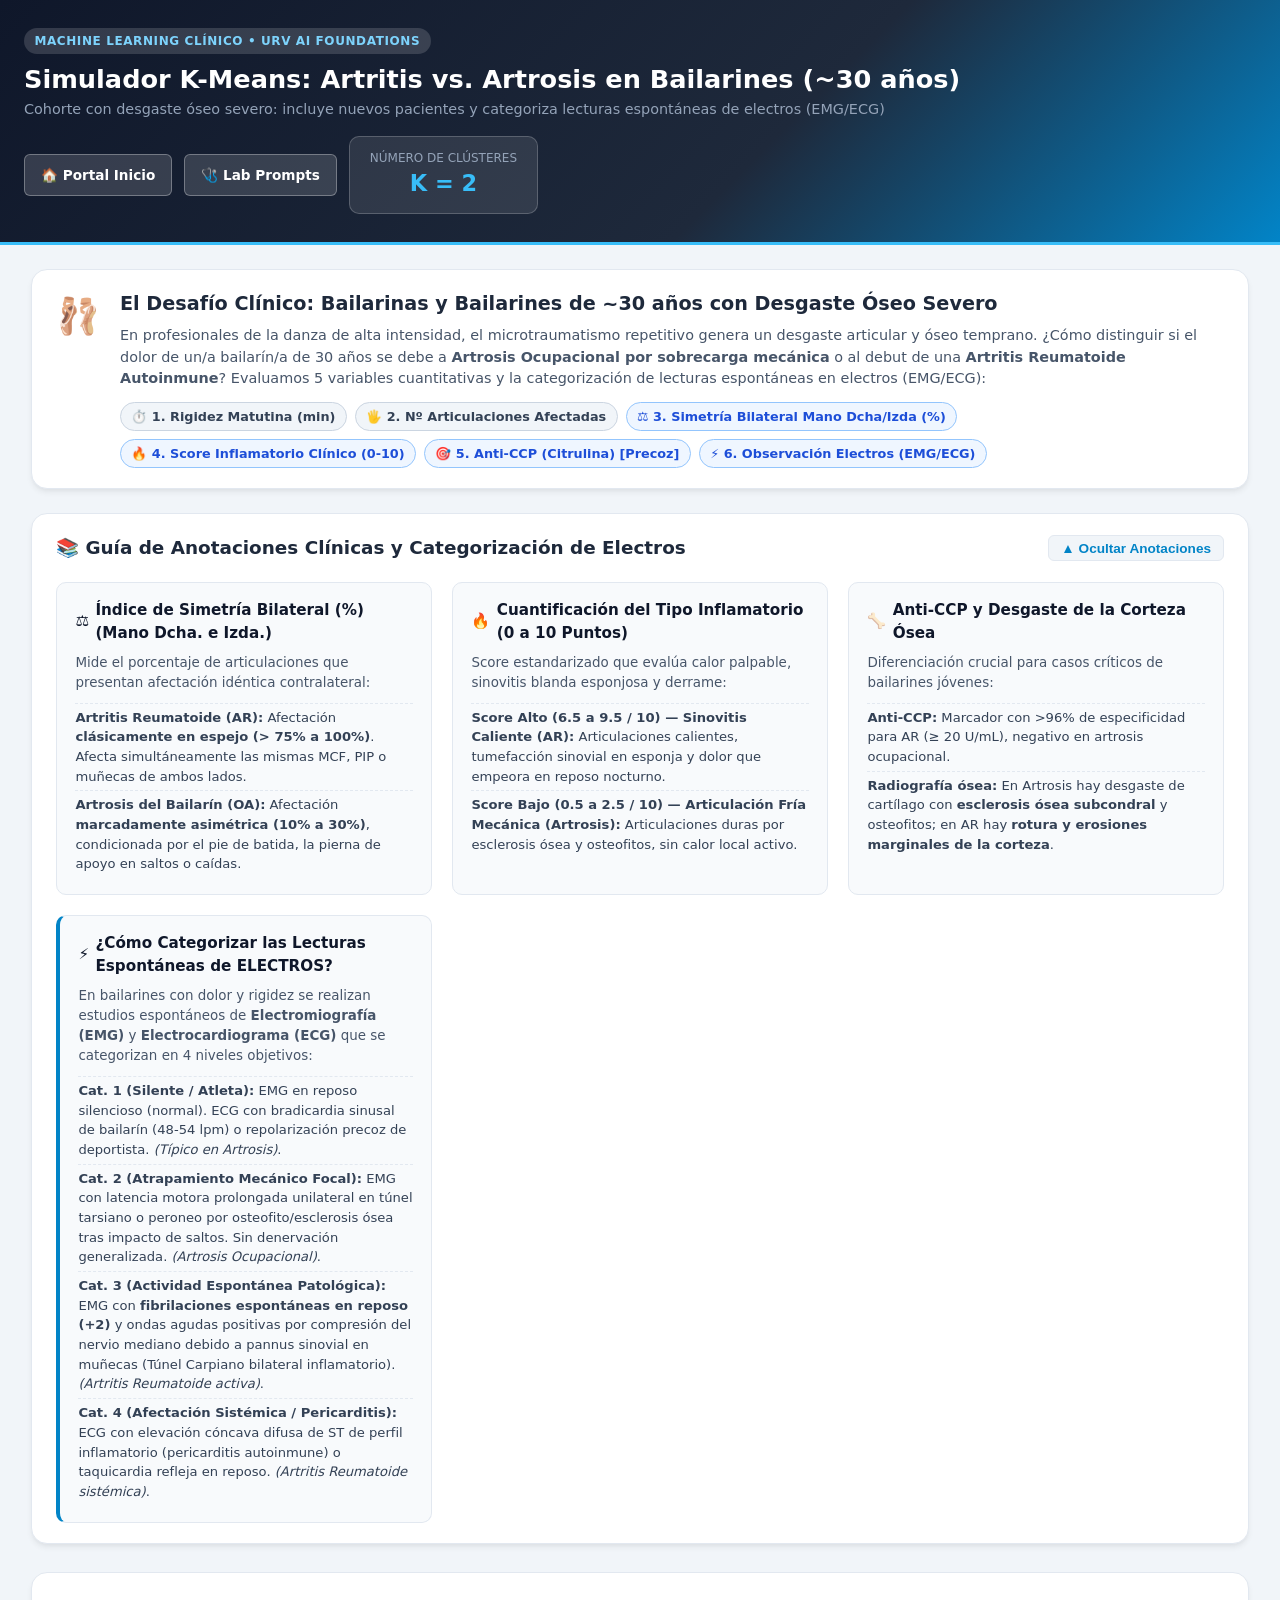
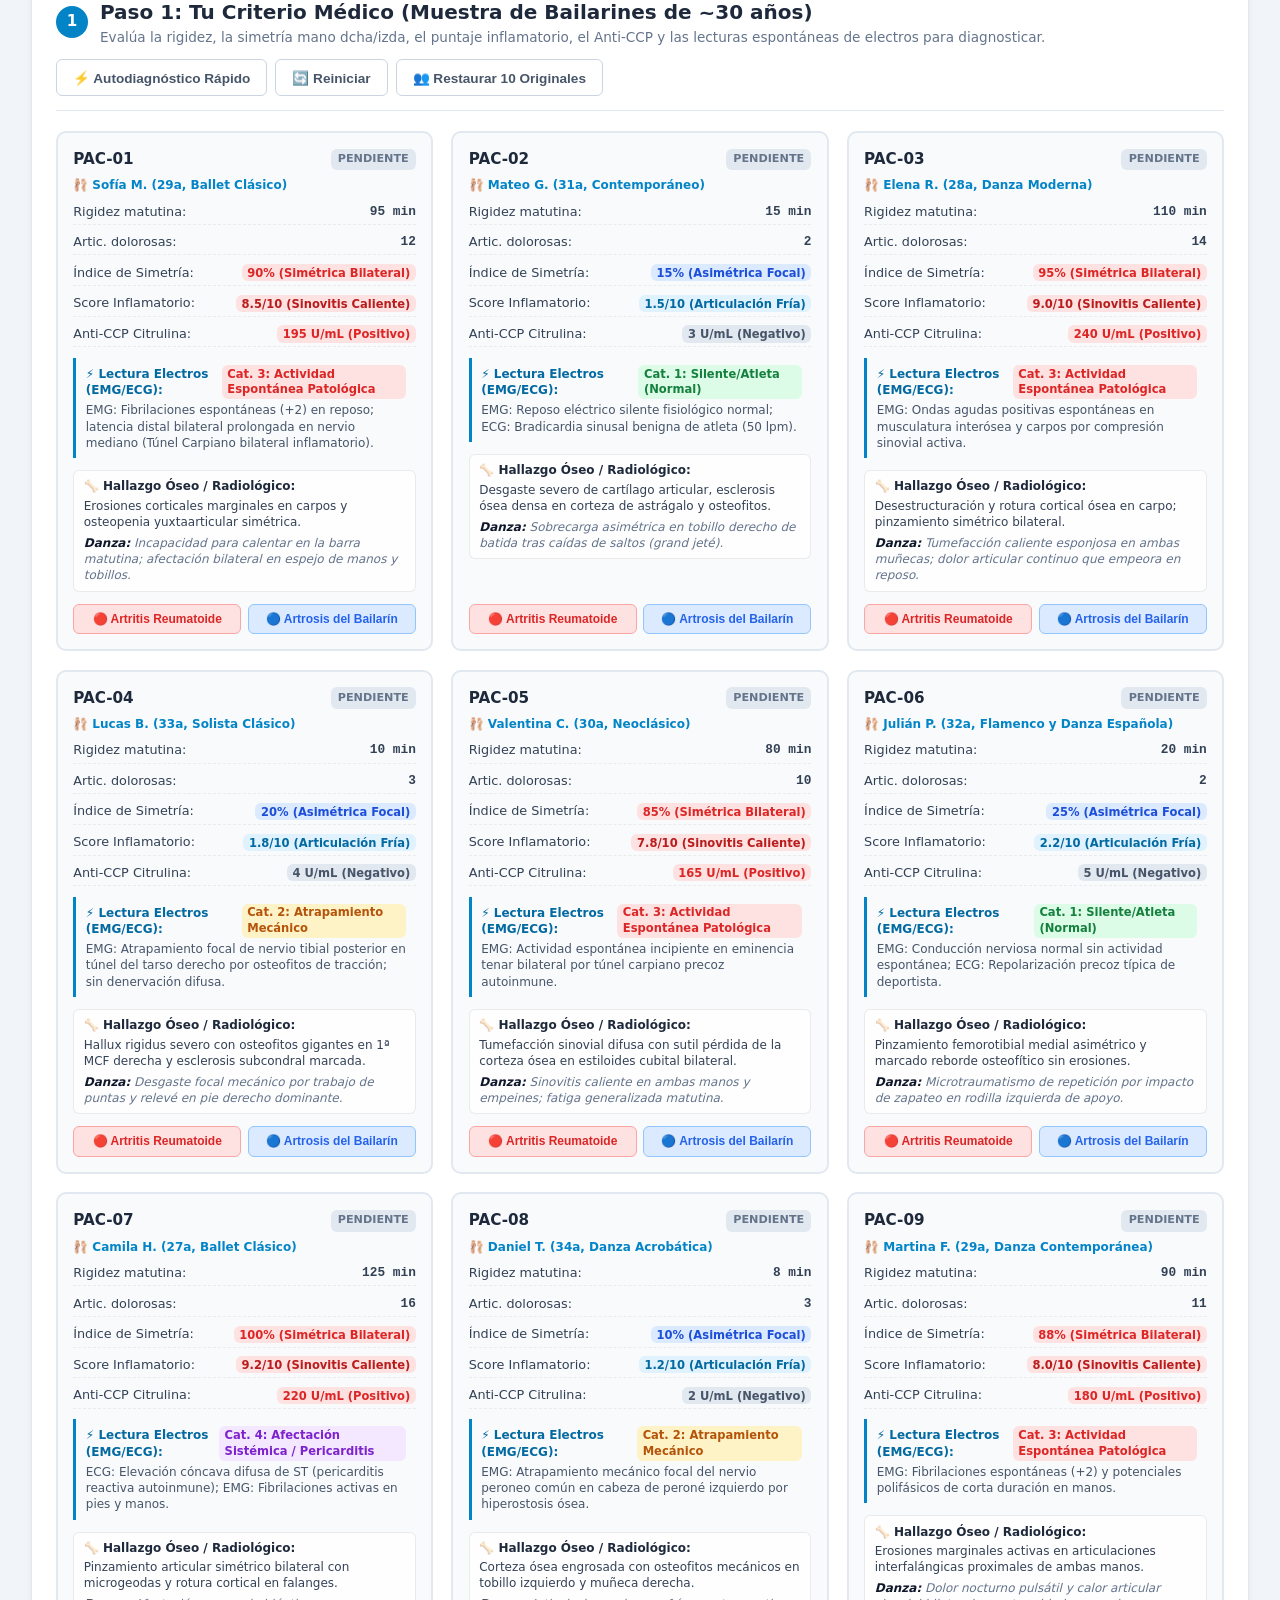
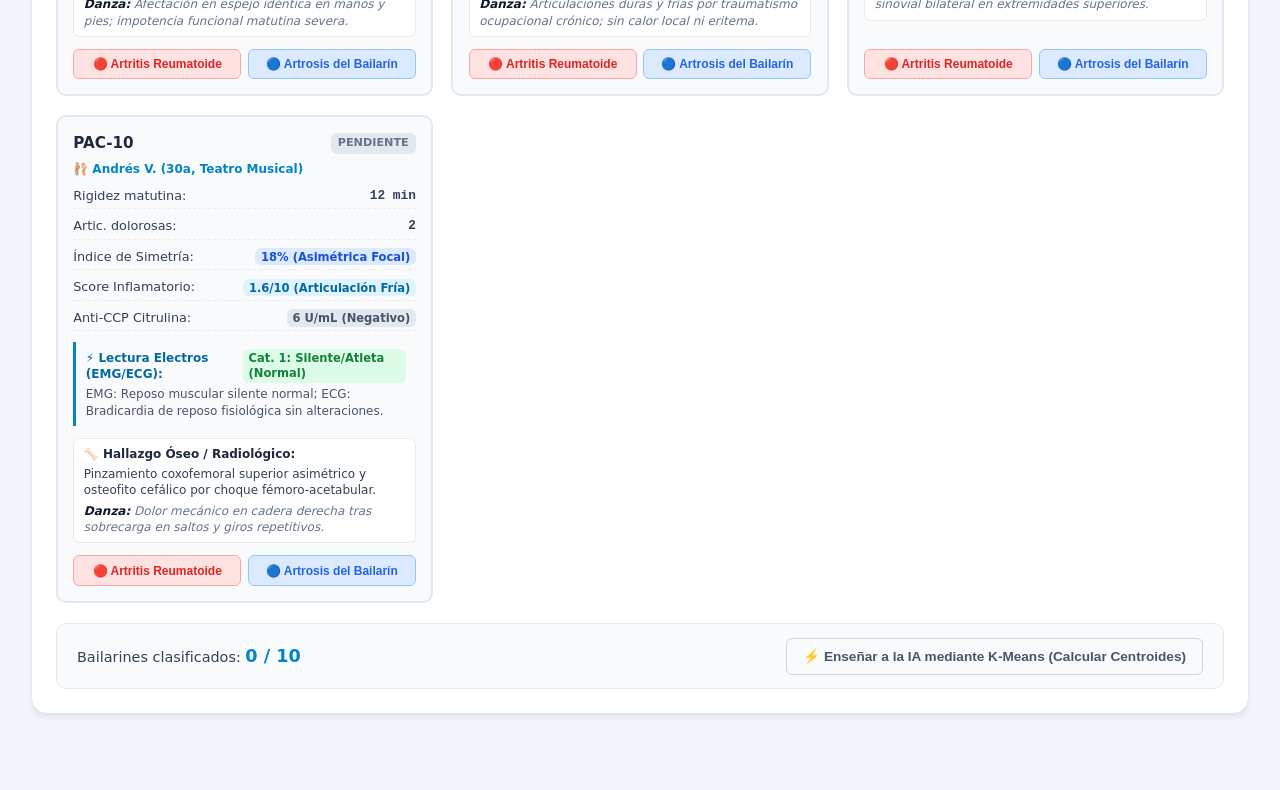
<file: aplicativo_kmeans/index.html>
<!DOCTYPE html>
<html lang="es">
<head>
  <meta charset="UTF-8">
  <meta name="viewport" content="width=device-width, initial-scale=1.0">
  <title>K-Means en Reumatología | Bailarines: Artrosis vs. Artritis</title>
  <link rel="stylesheet" href="styles.css">
</head>
<body>

  <!-- Encabezado Principal -->
  <header class="app-header">
    <div class="header-inner">
      <div>
        <div class="badge-tag">Machine Learning Clínico • URV AI Foundations</div>
        <h1>Simulador K-Means: Artritis vs. Artrosis en Bailarines (~30 años)</h1>
        <p>Cohorte con desgaste óseo severo: incluye nuevos pacientes y categoriza lecturas espontáneas de electros (EMG/ECG)</p>
      </div>
      <div style="display: flex; gap: 0.75rem; align-items: center; flex-wrap: wrap;">
        <a href="../index.html" class="btn btn-outline" style="background:rgba(255,255,255,0.15); color:white; border-color:rgba(255,255,255,0.3); text-decoration:none;" title="Volver al Portal Principal">
          🏠 Portal Inicio
        </a>
        <a href="../aplicativo/index.html" class="btn btn-outline" style="background:rgba(255,255,255,0.15); color:white; border-color:rgba(255,255,255,0.3); text-decoration:none;" title="Ir al Laboratorio de Prompts">
          🩺 Lab Prompts
        </a>
        <div class="k-badge">
          <span>Número de Clústeres</span>
          <strong>K = 2</strong>
        </div>
      </div>
    </div>
  </header>

  <main class="main-wrapper">

    <!-- Banner Pedagógico de Introducción -->
    <section class="intro-banner">
      <div class="intro-icon">🩰</div>
      <div class="intro-text">
        <h2>El Desafío Clínico: Bailarinas y Bailarines de ~30 años con Desgaste Óseo Severo</h2>
        <p>
          En profesionales de la danza de alta intensidad, el microtraumatismo repetitivo genera un desgaste articular y óseo temprano. ¿Cómo distinguir si el dolor de un/a bailarín/a de 30 años se debe a <strong>Artrosis Ocupacional por sobrecarga mecánica</strong> o al debut de una <strong>Artritis Reumatoide Autoinmune</strong>? Evaluamos 5 variables cuantitativas y la categorización de lecturas espontáneas en electros (EMG/ECG):
        </p>
        <div class="vars-pill-row">
          <span class="var-pill">⏱️ 1. Rigidez Matutina (min)</span>
          <span class="var-pill">🖐️ 2. Nº Articulaciones Afectadas</span>
          <span class="var-pill highlight-pill">⚖️ 3. Simetría Bilateral Mano Dcha/Izda (%)</span>
          <span class="var-pill highlight-pill">🔥 4. Score Inflamatorio Clínico (0-10)</span>
          <span class="var-pill highlight-pill">🎯 5. Anti-CCP (Citrulina) [Precoz]</span>
          <span class="var-pill highlight-pill">⚡ 6. Observación Electros (EMG/ECG)</span>
        </div>
      </div>
    </section>

    <!-- ================================================================= -->
    <!-- PANEL DE ANOTACIONES CLÍNICAS Y CRITERIOS MÉDICOS CLAVE -->
    <!-- ================================================================= -->
    <section class="clinical-reference-panel">
      <div class="reference-header" onclick="toggleClinicalNotes()">
        <h3>📚 Guía de Anotaciones Clínicas y Categorización de Electros</h3>
        <button class="reference-toggle-btn" id="btnToggleNotes">▲ Ocultar Anotaciones</button>
      </div>

      <div class="ref-grid" id="clinicalNotesGrid">
        <!-- Tarjeta 1: Simetría Cuantitativa -->
        <div class="ref-card">
          <h4>
            <span>⚖️</span>
            <strong>Índice de Simetría Bilateral (%) (Mano Dcha. e Izda.)</strong>
          </h4>
          <p>
            Mide el porcentaje de articulaciones que presentan afectación idéntica contralateral:
          </p>
          <ul class="ref-bullets">
            <li><strong>Artritis Reumatoide (AR):</strong> Afectación <strong>clásicamente en espejo (> 75% a 100%)</strong>. Afecta simultáneamente las mismas MCF, PIP o muñecas de ambos lados.</li>
            <li><strong>Artrosis del Bailarín (OA):</strong> Afectación <strong>marcadamente asimétrica (10% a 30%)</strong>, condicionada por el pie de batida, la pierna de apoyo en saltos o caídas.</li>
          </ul>
        </div>

        <!-- Tarjeta 2: Score Inflamatorio Clínico -->
        <div class="ref-card">
          <h4>
            <span>🔥</span>
            <strong>Cuantificación del Tipo Inflamatorio (0 a 10 Puntos)</strong>
          </h4>
          <p>
            Score estandarizado que evalúa calor palpable, sinovitis blanda esponjosa y derrame:
          </p>
          <ul class="ref-bullets">
            <li><strong>Score Alto (6.5 a 9.5 / 10) — Sinovitis Caliente (AR):</strong> Articulaciones calientes, tumefacción sinovial en esponja y dolor que empeora en reposo nocturno.</li>
            <li><strong>Score Bajo (0.5 a 2.5 / 10) — Articulación Fría Mecánica (Artrosis):</strong> Articulaciones duras por esclerosis ósea y osteofitos, sin calor local activo.</li>
          </ul>
        </div>

        <!-- Tarjeta 3: Anti-CCP y Desgaste Óseo en Danza -->
        <div class="ref-card">
          <h4>
            <span>🦴</span>
            <strong>Anti-CCP y Desgaste de la Corteza Ósea</strong>
          </h4>
          <p>
            Diferenciación crucial para casos críticos de bailarines jóvenes:
          </p>
          <ul class="ref-bullets">
            <li><strong>Anti-CCP:</strong> Marcador con >96% de especificidad para AR (&ge; 20 U/mL), negativo en artrosis ocupacional.</li>
            <li><strong>Radiografía ósea:</strong> En Artrosis hay desgaste de cartílago con <strong>esclerosis ósea subcondral</strong> y osteofitos; en AR hay <strong>rotura y erosiones marginales de la corteza</strong>.</li>
          </ul>
        </div>

        <!-- Tarjeta 4: CATEGORIZACIÓN DE ELECTROS (EMG / ECG) -->
        <div class="ref-card" style="border-left: 4px solid #0284c7;">
          <h4>
            <span>⚡</span>
            <strong>¿Cómo Categorizar las Lecturas Espontáneas de ELECTROS?</strong>
          </h4>
          <p>
            En bailarines con dolor y rigidez se realizan estudios espontáneos de <strong>Electromiografía (EMG)</strong> y <strong>Electrocardiograma (ECG)</strong> que se categorizan en 4 niveles objetivos:
          </p>
          <ul class="ref-bullets">
            <li><strong>Cat. 1 (Silente / Atleta):</strong> EMG en reposo silencioso (normal). ECG con bradicardia sinusal de bailarín (48-54 lpm) o repolarización precoz de deportista. <em>(Típico en Artrosis)</em>.</li>
            <li><strong>Cat. 2 (Atrapamiento Mecánico Focal):</strong> EMG con latencia motora prolongada unilateral en túnel tarsiano o peroneo por osteofito/esclerosis ósea tras impacto de saltos. Sin denervación generalizada. <em>(Artrosis Ocupacional)</em>.</li>
            <li><strong>Cat. 3 (Actividad Espontánea Patológica):</strong> EMG con <strong>fibrilaciones espontáneas en reposo (+2)</strong> y ondas agudas positivas por compresión del nervio mediano debido a pannus sinovial en muñecas (Túnel Carpiano bilateral inflamatorio). <em>(Artritis Reumatoide activa)</em>.</li>
            <li><strong>Cat. 4 (Afectación Sistémica / Pericarditis):</strong> ECG con elevación cóncava difusa de ST de perfil inflamatorio (pericarditis autoinmune) o taquicardia refleja en reposo. <em>(Artritis Reumatoide sistémica)</em>.</li>
          </ul>
        </div>
      </div>
    </section>

    <!-- ================================================================= -->
    <!-- PASO 1: EL JUICIO CLÍNICO DE MARÍA JOSÉ (10 BAILARINES) -->
    <!-- ================================================================= -->
    <section class="step-card" id="stepClassification">
      <div class="step-header">
        <div class="step-title-area">
          <div class="step-number">1</div>
          <div>
            <h3>Paso 1: Tu Criterio Médico (Muestra de Bailarines de ~30 años)</h3>
            <p class="step-subtitle">Evalúa la rigidez, la simetría mano dcha/izda, el puntaje inflamatorio, el Anti-CCP y las lecturas espontáneas de electros para diagnosticar.</p>
          </div>
        </div>

        <div class="step-controls">
          <button class="btn btn-outline" onclick="autoDiagnoseAll()" title="Completar con criterio médico estándar">
            ⚡ Autodiagnóstico Rápido
          </button>
          <button class="btn btn-outline" onclick="resetAllDiagnoses()" title="Borrar selecciones">
            🔄 Reiniciar
          </button>
          <button class="btn btn-outline" onclick="resetToInitialCohort()" title="Restaurar muestra de los 10 bailarines originales">
            👥 Restaurar 10 Originales
          </button>
        </div>
      </div>

      <!-- Cuadrícula con los Pacientes -->
      <div class="patients-grid" id="patientsGrid">
        <!-- Generado dinámicamente vía app.js -->
      </div>

      <!-- Barra Inferior de Estado -->
      <div class="classification-status-bar">
        <div class="status-counter">
          Bailarines clasificados: <strong id="classifiedCount">0 / 10</strong>
        </div>
        <button class="btn btn-primary" id="btnTrainKMeans" onclick="calculateKMeans(true)" disabled>
          ⚡ Enseñar a la IA mediante K-Means (Calcular Centroides)
        </button>
      </div>
    </section>

    <!-- ================================================================= -->
    <!-- PASO 2: CÁLCULO DE CENTROIDES Y ESPACIO VECTORIAL -->
    <!-- ================================================================= -->
    <section class="step-card" id="stepCentroids" style="display: none;">
      <div class="step-header">
        <div class="step-title-area">
          <div class="step-number">2</div>
          <div>
            <h3>Paso 2: ¿Qué Aprendió la IA? Los Centroides Matemáticos</h3>
            <p class="step-subtitle">La IA calculó el promedio multidimensional de tus decisiones, definiendo los dos polos clínicos en la danza.</p>
          </div>
        </div>
      </div>

      <div class="kmeans-layout">
        <!-- Panel de Centroides -->
        <div class="centroids-panel">
          <div class="centroid-card ar-cluster">
            <h4>🔴 Centroide Artritis Reumatoide (μ₁)</h4>
            <div style="font-size:0.8rem; color:#b91c1c; font-weight:700;">Clúster Inflamatorio Autoinmune • <span id="arCount">5 bailarines</span></div>
            <div class="centroid-metrics">
              <div>Rigidez Matutina media: <span class="val" id="arRigidez">--</span></div>
              <div>Articulaciones media: <span class="val" id="arArt">--</span></div>
              <div>Simetría Bilateral media: <span class="val" id="arSimetria" style="color:#b91c1c;">--</span></div>
              <div>Score Inflamatorio medio: <span class="val" id="arInflamacion" style="color:#b91c1c;">--</span></div>
              <div>Anti-CCP Citrulina media: <span class="val" id="arAnticcp" style="color:#b91c1c;">--</span></div>
            </div>
            <div style="font-size:0.75rem; color:#7f1d1d; margin-top:0.4rem; padding-top:0.4rem; border-top:1px dashed #fca5a5;">
              <strong>Patrón electros / óseo:</strong> Actividad espontánea anormal en reposo (Cat. 3 - fibrilaciones / túnel carpiano bilateral) y rotura cortical articular.
            </div>
          </div>

          <div class="centroid-card oa-cluster">
            <h4>🔵 Centroide Artrosis del Bailarín (μ₂)</h4>
            <div style="font-size:0.8rem; color:#1d4ed8; font-weight:700;">Clúster Mecánico Ocupacional • <span id="oaCount">5 bailarines</span></div>
            <div class="centroid-metrics">
              <div>Rigidez Matutina media: <span class="val" id="oaRigidez">--</span></div>
              <div>Articulaciones media: <span class="val" id="oaArt">--</span></div>
              <div>Simetría Bilateral media: <span class="val" id="oaSimetria" style="color:#1d4ed8;">--</span></div>
              <div>Score Inflamatorio medio: <span class="val" id="oaInflamacion" style="color:#1d4ed8;">--</span></div>
              <div>Anti-CCP Citrulina media: <span class="val" id="oaAnticcp" style="color:#1d4ed8;">--</span></div>
            </div>
            <div style="font-size:0.75rem; color:#1e3a8a; margin-top:0.4rem; padding-top:0.4rem; border-top:1px dashed #93c5fd;">
              <strong>Patrón electros / óseo:</strong> Silente o atrapamiento focal mecánico (Cat. 1 / 2), esclerosis cortical ósea densa y osteofitos de tracción en articulaciones de carga.
            </div>
          </div>

          <div style="background:#f8fafc; border:1px solid #e2e8f0; border-radius:var(--radius-sm); padding:0.75rem; font-size:0.82rem; color:#475569;">
            💡 <strong>Principio K-Means:</strong> El algoritmo ubica cada centroide en el centro de gravedad de las 5 variables normalizadas para cada grupo de bailarines diagnosticados por María José.
          </div>
        </div>

        <!-- Gráfico de Dispersión Interactivo -->
        <div class="canvas-container">
          <div class="canvas-header">
            <h4>Proyecciones 2D del Espacio Clínico en Danza</h4>
            <div class="axis-selector">
              <button class="axis-btn active" data-axis="simetria_inflamacion" onclick="setProjection('simetria_inflamacion')">Simetría vs Inflamación</button>
              <button class="axis-btn" data-axis="rigidez_simetria" onclick="setProjection('rigidez_simetria')">Rigidez vs Simetría</button>
              <button class="axis-btn" data-axis="anticcp_inflamacion" onclick="setProjection('anticcp_inflamacion')">Anti-CCP vs Inflamación</button>
              <button class="axis-btn" data-axis="rigidez_inflamacion" onclick="setProjection('rigidez_inflamacion')">Rigidez vs Inflamación</button>
              <button class="axis-btn" data-axis="articulaciones_simetria" onclick="setProjection('articulaciones_simetria')">Artic. vs Simetría</button>
            </div>
          </div>

          <canvas id="scatterCanvas"></canvas>

          <div class="canvas-legend">
            <span class="legend-item"><span class="legend-dot ar"></span> Artritis Reumatoide</span>
            <span class="legend-item"><span class="legend-dot oa"></span> Artrosis del Bailarín</span>
            <span class="legend-item"><span class="legend-dot new"></span> Bailarín/a Nuevo</span>
          </div>
        </div>
      </div>
    </section>

    <!-- ================================================================= -->
    <!-- PASO 3: ¡LA SORPRESA! BAILARÍN NUEVO E INCLUSIÓN EN LA MUESTRA -->
    <!-- ================================================================= -->
    <section class="step-card" id="stepSurprise" style="display: none;">
      <div class="step-header">
        <div class="step-title-area">
          <div class="step-number">3</div>
          <div>
            <h3>Paso 3: ¡La Sorpresa! Pon a Prueba a la IA e Incluye Nuevos Pacientes</h3>
            <p class="step-subtitle">Introduce medidas aleatorias para un/a nuevo/a bailarín/a, comprueba cómo la IA clasifica su caso e <strong>inclúyelo/a directamente en la muestra clínica</strong>.</p>
          </div>
        </div>
      </div>

      <div class="surprise-box">
        <div class="surprise-grid">
          
          <!-- Controles del Paciente Nuevo -->
          <div class="new-patient-input-box">
            <h4 style="margin-bottom:0.75rem; font-size:1rem; color:#1e293b;">Parámetros Clínicos del/la Bailarín/a Inédito/a:</h4>

            <div class="input-slider-group">
              <label>
                <span>Rigidez Matutina:</span>
                <span class="slider-val" id="valRigidez">90 min</span>
              </label>
              <input type="range" id="sliderRigidez" class="slider-input" min="0" max="150" value="90" step="1">
            </div>

            <div class="input-slider-group">
              <label>
                <span>Nº Articulaciones Afectadas:</span>
                <span class="slider-val" id="valArt">12 artic.</span>
              </label>
              <input type="range" id="sliderArt" class="slider-input" min="0" max="20" value="12" step="1">
            </div>

            <!-- Parámetro: Simetría Bilateral -->
            <div class="input-slider-group" style="background:#eff6ff; border:1px solid #bfdbfe; padding:0.5rem; border-radius:var(--radius-sm);">
              <label>
                <span style="color:#1d4ed8;">⚖️ Simetría Bilateral Mano Dcha/Izda:</span>
                <span class="slider-val" id="valSimetria">90% (Simétrica Bilateral)</span>
              </label>
              <input type="range" id="sliderSimetria" class="slider-input" min="0" max="100" value="90" step="1" style="accent-color:#2563eb;">
              <div style="font-size:0.7rem; color:#1e40af;">≥ 75%: En espejo de Artritis | &le; 35%: Asimétrica de carga en danza</div>
            </div>

            <!-- Parámetro: Score Inflamatorio -->
            <div class="input-slider-group" style="background:#fef2f2; border:1px solid #fecaca; padding:0.5rem; border-radius:var(--radius-sm); margin-top:0.5rem;">
              <label>
                <span style="color:#dc2626;">🔥 Score Inflamatorio Clínico:</span>
                <span class="slider-val" id="valInflamacion">8.2 / 10 (Sinovitis Caliente)</span>
              </label>
              <input type="range" id="sliderInflamacion" class="slider-input" min="0" max="10" value="8.2" step="0.1" style="accent-color:#dc2626;">
              <div style="font-size:0.7rem; color:#991b1b;">Evalúa calor local, tumefacción sinovial esponjosa y derrame activo</div>
            </div>

            <!-- Parámetro: Anti-CCP -->
            <div class="input-slider-group" style="background:#fff7ed; border:1px solid #ffedd5; padding:0.5rem; border-radius:var(--radius-sm); margin-top:0.5rem;">
              <label>
                <span style="color:#c2410c;">🎯 Ac. Anti-CCP (Citrulina):</span>
                <span class="slider-val" id="valAnticcp">175 U/mL (Positivo)</span>
              </label>
              <input type="range" id="sliderAnticcp" class="slider-input" min="0" max="300" value="175" step="1" style="accent-color:#ea580c;">
              <div style="font-size:0.7rem; color:#9a3412;">Corte clínico de positividad: &ge; 20 U/mL (específico de AR)</div>
            </div>

            <!-- Parámetro: Lectura Espontánea de Electros (EMG/ECG) -->
            <div class="input-slider-group" style="margin-top:0.6rem; background:#f0f9ff; border:1px solid #bae6fd; padding:0.5rem; border-radius:var(--radius-sm);">
              <label>
                <span style="color:#0369a1;">⚡ Lectura Espontánea de Electros (EMG/ECG):</span>
              </label>
              <select id="selectElectroFinding" style="width:100%; padding:0.45rem; border-radius:var(--radius-sm); border:1px solid var(--border-color); font-size:0.8rem;">
                <option value="cat3">Cat. 3: Actividad Espontánea Patológica (EMG con fibrilaciones en reposo y túnel carpiano bilateral)</option>
                <option value="cat1">Cat. 1: Silente / Atleta (Normal - EMG silente en reposo, ECG bradicardia de bailarín)</option>
                <option value="cat2">Cat. 2: Atrapamiento Mecánico Focal (EMG con latencia en tobillo/tarso por osteofito de impacto)</option>
                <option value="cat4">Cat. 4: Afectación Sistémica / Pericarditis (ECG con elevación cóncava de ST reactiva)</option>
              </select>
            </div>

            <!-- Radiografía Ósea -->
            <div class="input-slider-group" style="margin-top:0.6rem;">
              <label>
                <span>🦴 Hallazgo Radiográfico:</span>
              </label>
              <select id="selectRxFinding" style="width:100%; padding:0.45rem; border-radius:var(--radius-sm); border:1px solid var(--border-color); font-size:0.8rem;">
                <option value="ar">Erosiones óseas corticales + rotura y osteopenia yuxtaarticular (Patrón AR)</option>
                <option value="oa">Desgaste severo de cartílago + esclerosis ósea densa + osteofitos (Patrón Artrosis)</option>
              </select>
            </div>

            <div class="new-patient-actions">
              <button class="btn btn-random" onclick="generateRandomPatient()">
                🎲 Generar Caso Aleatorio
              </button>
              <button class="btn btn-outline" onclick="loadBorderlinePatient()">
                ⚖️ Caso Límite / Dudoso
              </button>
              <button class="btn btn-success" onclick="addNewPatientToCohort()" style="width:100%; margin-top:0.5rem;" title="Añadir formalmente este nuevo paciente a la muestra">
                ➕ Añadir este Bailarín/a a la Cohorte Oficial
              </button>
            </div>
          </div>

          <!-- Veredicto de la IA -->
          <div class="ai-verdict-box">
            <div class="verdict-header">
              <span class="verdict-label">Diagnóstico de la IA (Vía K-Means Multidimensional):</span>
            </div>

            <div class="verdict-badge ar" id="aiVerdictBadge">
              🔴 Artritis Reumatoide Autoinmune (98.2%)
            </div>

            <div class="probability-bar-wrapper">
              <div class="prob-labels">
                <span id="probARText" style="color:var(--ar-color);">Artritis Reumatoide: 98.2%</span>
                <span id="probOAText" style="color:var(--oa-color);">Artrosis del Bailarín: 1.8%</span>
              </div>
              <div class="prob-bar-bg">
                <div class="prob-bar-fill-ar" id="probBarFillAR" style="width: 98.2%;"></div>
              </div>
            </div>

            <div class="distance-math-box" id="distMathText">
              <!-- Calculado dinámicamente con detalles analíticos, de electros y de simetría -->
            </div>

            <div class="surprise-reveal-message">
              🎉 <strong>¡Magia del Aprendizaje Automático para María José!</strong><br>
              A pesar de que todos los bailarines de la muestra presentan desgaste óseo severo por su profesión, la IA logró identificar si el caso corresponde a <strong>artrosis por impacto biomecánico</strong> (asimétrica, fría y electros silentes o atrapamiento focal) o a <strong>artritis reumatoide</strong> (simétrica en espejo, caliente, con rotura cortical y actividad espontánea patológica en electros). ¡Pulsa el botón verde para integrarlo en la cuadrícula oficial!
            </div>
          </div>

        </div>
      </div>

      <div style="display:flex; justify-content:space-between; align-items:center; margin-top:1.25rem; flex-wrap:wrap; gap:1rem;">
        <a href="../aplicativo/index.html" class="btn btn-outline">
          ⬅️ Volver al Laboratorio de Prompts Clínicos
        </a>
        <span style="font-size:0.85rem; color:#64748b;">
          Diseñado para la sesión de María José • URV AI Foundations
        </span>
      </div>
    </section>

  </main>

  <div id="toastNotification" class="toast">Notificación</div>

  <script src="app.js"></script>
</body>
</html>
</file>
<file: aplicativo/styles.css>
/* ==========================================================================
   Laboratorio de Prompts Clínicos | URV AI Foundations
   Estilos CSS Profesionales e Interactivos
   ========================================================================== */

:root {
  --primary: #0284c7;         /* Azul médico clínico */
  --primary-hover: #0369a1;
  --primary-light: #e0f2fe;
  --secondary: #0d9488;       /* Verde azulado teal científico */
  --secondary-light: #ccfbf1;
  --bg-page: #f8fafc;         /* Gris muy suave */
  --bg-card: #ffffff;
  --text-main: #0f172a;       /* Slate oscuro */
  --text-muted: #64748b;
  --border-color: #e2e8f0;
  --success: #16a34a;
  --success-bg: #dcfce7;
  --warning: #d97706;
  --warning-bg: #fef3c7;
  --danger: #dc2626;
  --danger-bg: #fee2e2;
  --radius-sm: 6px;
  --radius-md: 10px;
  --radius-lg: 14px;
  --shadow-sm: 0 1px 3px rgba(0,0,0,0.06);
  --shadow-md: 0 4px 6px -1px rgba(0,0,0,0.08), 0 2px 4px -2px rgba(0,0,0,0.05);
  --shadow-lg: 0 10px 15px -3px rgba(0,0,0,0.08), 0 4px 6px -4px rgba(0,0,0,0.04);
  --font-sans: system-ui, -apple-system, BlinkMacSystemFont, "Segoe UI", Roboto, "Helvetica Neue", Arial, sans-serif;
  --font-mono: ui-monospace, SFMono-Regular, Menlo, Monaco, Consolas, "Liberation Mono", "Courier New", monospace;
}

* {
  box-sizing: border-box;
  margin: 0;
  padding: 0;
}

body {
  font-family: var(--font-sans);
  background-color: var(--bg-page);
  color: var(--text-main);
  line-height: 1.6;
  -webkit-font-smoothing: antialiased;
}

/* Header */
.app-header {
  background: linear-gradient(135deg, #0f172a 0%, #1e293b 50%, #0369a1 100%);
  color: #ffffff;
  padding: 1.75rem 1.5rem;
  border-bottom: 3px solid var(--secondary);
}

.header-container {
  max-width: 1200px;
  margin: 0 auto;
  display: flex;
  justify-content: space-between;
  align-items: center;
  flex-wrap: wrap;
  gap: 1.25rem;
}

.badge-tag {
  display: inline-block;
  background-color: rgba(255, 255, 255, 0.15);
  backdrop-filter: blur(4px);
  color: #38bdf8;
  font-size: 0.75rem;
  font-weight: 700;
  text-transform: uppercase;
  letter-spacing: 0.05em;
  padding: 0.25rem 0.65rem;
  border-radius: 9999px;
  margin-bottom: 0.5rem;
}

.app-header h1 {
  font-size: 1.6rem;
  font-weight: 800;
  line-height: 1.25;
}

.app-header .subtitle {
  color: #94a3b8;
  font-size: 0.9rem;
  margin-top: 0.25rem;
}

.session-timer-box {
  background: rgba(255, 255, 255, 0.08);
  border: 1px solid rgba(255, 255, 255, 0.15);
  border-radius: var(--radius-md);
  padding: 0.75rem 1.25rem;
  text-align: center;
}

.timer-label {
  font-size: 0.75rem;
  color: #94a3b8;
  text-transform: uppercase;
}

.timer-value {
  font-size: 1.5rem;
  font-weight: 800;
  color: #38bdf8;
}

.timer-sub {
  font-size: 0.75rem;
  color: #cbd5e1;
}

/* Barra de Navegación */
.nav-bar {
  background: #ffffff;
  border-bottom: 1px solid var(--border-color);
  position: sticky;
  top: 0;
  z-index: 100;
  box-shadow: var(--shadow-sm);
}

.nav-container {
  max-width: 1200px;
  margin: 0 auto;
  padding: 0.75rem 1.5rem;
}

.progress-wrapper {
  display: flex;
  align-items: center;
  gap: 1rem;
  margin-bottom: 0.75rem;
}

.progress-bar-bg {
  flex: 1;
  height: 8px;
  background-color: #e2e8f0;
  border-radius: 9999px;
  overflow: hidden;
}

.progress-bar-fill {
  height: 100%;
  width: 20%;
  background: linear-gradient(90deg, var(--primary) 0%, var(--secondary) 100%);
  border-radius: 9999px;
  transition: width 0.35s ease;
}

.progress-text {
  font-size: 0.8rem;
  font-weight: 700;
  color: var(--primary);
  white-space: nowrap;
}

.nav-tabs {
  display: flex;
  gap: 0.5rem;
  overflow-x: auto;
  padding-bottom: 0.25rem;
}

.nav-tab {
  background: none;
  border: 1px solid transparent;
  padding: 0.5rem 0.85rem;
  border-radius: var(--radius-md);
  cursor: pointer;
  display: flex;
  align-items: center;
  gap: 0.4rem;
  font-size: 0.85rem;
  font-weight: 600;
  color: var(--text-muted);
  transition: all 0.2s ease;
  white-space: nowrap;
}

.nav-tab:hover {
  background-color: #f1f5f9;
  color: var(--text-main);
}

.nav-tab.active {
  background-color: var(--primary-light);
  color: var(--primary);
  border-color: #bae6fd;
}

.tab-num {
  display: inline-flex;
  align-items: center;
  justify-content: center;
  width: 20px;
  height: 20px;
  background-color: rgba(0, 0, 0, 0.08);
  border-radius: 50%;
  font-size: 0.75rem;
}

.nav-tab.active .tab-num {
  background-color: var(--primary);
  color: #ffffff;
}

.tab-time {
  font-size: 0.7rem;
  color: #94a3b8;
  background: #f1f5f9;
  padding: 0.1rem 0.35rem;
  border-radius: var(--radius-sm);
}

/* Contenedor Principal */
.main-container {
  max-width: 1200px;
  margin: 1.75rem auto;
  padding: 0 1.5rem 3rem;
}

/* Banner Informativo */
.alert-banner {
  background-color: #eff6ff;
  border-left: 4px solid var(--primary);
  border-radius: var(--radius-md);
  padding: 0.85rem 1.25rem;
  margin-bottom: 1.5rem;
  display: flex;
  align-items: center;
  gap: 0.75rem;
  font-size: 0.88rem;
  color: #1e3a8a;
}

.alert-icon {
  font-size: 1.3rem;
}

/* Secciones y Tarjetas */
.activity-section {
  display: none;
}

.activity-section.active {
  display: block;
  animation: fadeIn 0.3s ease-out;
}

@keyframes fadeIn {
  from { opacity: 0; transform: translateY(6px); }
  to { opacity: 1; transform: translateY(0); }
}

.card {
  background: var(--bg-card);
  border-radius: var(--radius-lg);
  border: 1px solid var(--border-color);
  box-shadow: var(--shadow-md);
  padding: 1.75rem;
  margin-bottom: 1.5rem;
}

.card-header {
  margin-bottom: 1.5rem;
  border-bottom: 1px solid var(--border-color);
  padding-bottom: 1rem;
}

.tag-badge {
  display: inline-block;
  background: var(--primary-light);
  color: var(--primary);
  font-size: 0.75rem;
  font-weight: 700;
  text-transform: uppercase;
  letter-spacing: 0.04em;
  padding: 0.2rem 0.55rem;
  border-radius: var(--radius-sm);
  margin-bottom: 0.4rem;
}

.card-header h2 {
  font-size: 1.4rem;
  color: var(--text-main);
  margin-bottom: 0.3rem;
}

.card-header .description {
  color: var(--text-muted);
  font-size: 0.95rem;
}

/* Rejilla de 2 Columnas */
.grid-2-col {
  display: grid;
  grid-template-columns: 1fr 1.1fr;
  gap: 1.5rem;
  margin-bottom: 1.5rem;
}

@media (max-width: 850px) {
  .grid-2-col {
    grid-template-columns: 1fr;
  }
}

.info-box {
  background: #f8fafc;
  border: 1px solid var(--border-color);
  border-radius: var(--radius-md);
  padding: 1.25rem;
}

.info-box h3, .interactive-box h3 {
  font-size: 1.1rem;
  margin-bottom: 0.75rem;
  color: #1e293b;
}

.key-callout {
  background: #f0fdf4;
  border-left: 3px solid var(--success);
  padding: 0.75rem 1rem;
  border-radius: var(--radius-sm);
  margin: 1rem 0;
  font-size: 0.9rem;
  color: #14532d;
}

.rule-box {
  background: #ffffff;
  border: 1px solid #e2e8f0;
  border-radius: var(--radius-sm);
  padding: 1rem;
  margin-top: 1rem;
}

.rule-box h4 {
  font-size: 0.9rem;
  margin-bottom: 0.5rem;
  color: #334155;
}

.rule-box ul {
  padding-left: 1.2rem;
  font-size: 0.85rem;
  color: #475569;
}

.rule-box li {
  margin-bottom: 0.4rem;
}

/* Tarjetas de Comparación de Prompts */
.comparison-card {
  border-radius: var(--radius-md);
  padding: 1rem;
  margin-bottom: 1rem;
  border: 1px solid;
}

.comparison-card.bad {
  background: #fff5f5;
  border-color: #fecaca;
}

.comparison-card.good {
  background: #f0fdf4;
  border-color: #bbf7d0;
}

.card-label {
  font-size: 0.8rem;
  font-weight: 700;
  text-transform: uppercase;
  margin-bottom: 0.4rem;
}

.bad-label {
  color: var(--danger);
}

.good-label {
  color: var(--success);
}

.prompt-text {
  font-family: var(--font-mono);
  font-size: 0.88rem;
  background: rgba(255, 255, 255, 0.7);
  padding: 0.65rem 0.85rem;
  border-radius: var(--radius-sm);
  margin-bottom: 0.5rem;
  border: 1px dashed rgba(0,0,0,0.1);
  color: #1e293b;
}

.eval-note {
  font-size: 0.82rem;
  color: #475569;
}

/* Chips de los 5 Elementos */
.elements-grid {
  display: grid;
  grid-template-columns: repeat(auto-fit, minmax(200px, 1fr));
  gap: 0.75rem;
  margin-bottom: 1.5rem;
}

.element-chip {
  background: #f8fafc;
  border: 1px solid var(--border-color);
  border-radius: var(--radius-md);
  padding: 0.75rem;
  display: flex;
  align-items: center;
  gap: 0.75rem;
  box-shadow: var(--shadow-sm);
}

.chip-letter {
  display: inline-flex;
  align-items: center;
  justify-content: center;
  width: 32px;
  height: 32px;
  background: var(--primary);
  color: white;
  border-radius: 50%;
  font-weight: 800;
  font-size: 0.9rem;
  flex-shrink: 0;
}

.chip-content strong {
  display: block;
  font-size: 0.9rem;
  color: var(--text-main);
}

.chip-content span {
  font-size: 0.75rem;
  color: var(--text-muted);
}

/* Casos de Estudio */
.case-study-box {
  background: #f1f5f9;
  border: 1px solid #cbd5e1;
  border-radius: var(--radius-md);
  padding: 1.25rem;
  margin-bottom: 1.5rem;
}

.case-header {
  display: flex;
  justify-content: space-between;
  align-items: center;
  margin-bottom: 0.5rem;
}

.case-id {
  font-weight: 700;
  color: #1e293b;
  font-size: 0.95rem;
}

.case-badge {
  background: #e2e8f0;
  color: #475569;
  font-size: 0.75rem;
  font-weight: 600;
  padding: 0.15rem 0.5rem;
  border-radius: var(--radius-sm);
}

.clinical-note-content {
  font-family: var(--font-mono);
  font-size: 0.88rem;
  background: #ffffff;
  padding: 1rem;
  border-radius: var(--radius-sm);
  border-left: 4px solid var(--primary);
  color: #334155;
  white-space: pre-wrap;
}

/* Constructor Visual */
.builder-box {
  background: #ffffff;
  border: 1px solid var(--border-color);
  border-radius: var(--radius-md);
  padding: 1.5rem;
  margin-bottom: 1.5rem;
  box-shadow: var(--shadow-sm);
}

.builder-box h3 {
  font-size: 1.15rem;
  margin-bottom: 0.25rem;
}

.builder-helper {
  color: var(--text-muted);
  font-size: 0.85rem;
  margin-bottom: 1.25rem;
}

.builder-inputs {
  display: flex;
  flex-direction: column;
  gap: 1rem;
  margin-bottom: 1.25rem;
}

.input-group label {
  display: block;
  font-size: 0.85rem;
  font-weight: 600;
  margin-bottom: 0.25rem;
  color: #334155;
}

.badge-mini {
  background: var(--primary-light);
  color: var(--primary);
  padding: 0.1rem 0.35rem;
  border-radius: var(--radius-sm);
  font-size: 0.7rem;
  margin-right: 0.3rem;
}

.input-group input {
  width: 100%;
  padding: 0.65rem 0.85rem;
  border: 1px solid var(--border-color);
  border-radius: var(--radius-sm);
  font-size: 0.88rem;
  font-family: var(--font-sans);
  color: var(--text-main);
  transition: border-color 0.2s;
}

.input-group input:focus {
  outline: none;
  border-color: var(--primary);
  box-shadow: 0 0 0 3px rgba(2, 132, 199, 0.15);
}

.builder-actions {
  display: flex;
  gap: 0.75rem;
  margin-bottom: 1.25rem;
  flex-wrap: wrap;
}

.assembled-area {
  background: #f8fafc;
  border: 1px solid var(--border-color);
  border-radius: var(--radius-md);
  padding: 1rem;
}

.assembled-area label {
  display: block;
  font-size: 0.85rem;
  margin-bottom: 0.4rem;
}

.prompt-textarea {
  width: 100%;
  padding: 0.75rem;
  border: 1px solid var(--border-color);
  border-radius: var(--radius-sm);
  font-family: var(--font-mono);
  font-size: 0.85rem;
  line-height: 1.5;
  color: #1e293b;
  resize: vertical;
}

.prompt-textarea.large {
  min-height: 140px;
}

.assembled-controls {
  display: flex;
  align-items: center;
  gap: 1rem;
  margin-top: 0.5rem;
}

.copy-feedback {
  font-size: 0.82rem;
  font-weight: 600;
  color: var(--success);
  opacity: 0;
  transition: opacity 0.3s;
}

.copy-feedback.show {
  opacity: 1;
}

/* Escenarios de Actividad 3 */
.scenario-selector {
  display: flex;
  gap: 0.5rem;
  margin-bottom: 1.25rem;
  flex-wrap: wrap;
}

.scenario-btn {
  background: #ffffff;
  border: 1px solid var(--border-color);
  padding: 0.6rem 1rem;
  border-radius: var(--radius-md);
  cursor: pointer;
  font-size: 0.88rem;
  font-weight: 600;
  color: var(--text-muted);
  transition: all 0.2s;
}

.scenario-btn:hover {
  background: #f8fafc;
  color: var(--text-main);
}

.scenario-btn.active {
  background: var(--secondary-light);
  border-color: #5eead4;
  color: var(--secondary);
}

.scenario-content {
  background: #ffffff;
  border: 1px solid var(--border-color);
  border-radius: var(--radius-md);
  padding: 1.25rem;
  margin-bottom: 1.5rem;
}

.scenario-content.hidden {
  display: none;
}

.scenario-grid {
  display: grid;
  grid-template-columns: 1fr 1.2fr;
  gap: 1.25rem;
}

@media (max-width: 850px) {
  .scenario-grid {
    grid-template-columns: 1fr;
  }
}

.quote-text {
  font-family: var(--font-mono);
  font-size: 0.85rem;
  background: #f8fafc;
  border-left: 3px solid var(--secondary);
  padding: 0.85rem;
  border-radius: var(--radius-sm);
  margin: 0.75rem 0;
}

.prompt-goal {
  background: #fefce8;
  border: 1px solid #fef08a;
  border-radius: var(--radius-sm);
  padding: 0.65rem;
  font-size: 0.82rem;
  color: #854d0e;
}

.code-snippet {
  background: #1e293b;
  color: #e2e8f0;
  font-family: var(--font-mono);
  font-size: 0.84rem;
  padding: 1rem;
  border-radius: var(--radius-sm);
  white-space: pre-wrap;
  line-height: 1.5;
  margin-bottom: 0.75rem;
}

/* Actividad 4 - Laboratorio */
.case-selection-bar {
  display: flex;
  align-items: center;
  gap: 0.75rem;
  background: #f8fafc;
  padding: 0.85rem 1rem;
  border-radius: var(--radius-md);
  margin-bottom: 1rem;
  border: 1px solid var(--border-color);
  flex-wrap: wrap;
}

.case-selection-bar select {
  padding: 0.5rem 0.75rem;
  border-radius: var(--radius-sm);
  border: 1px solid var(--border-color);
  font-size: 0.88rem;
  font-weight: 500;
  flex: 1;
}

.patient-card-box {
  background: #ffffff;
  border: 1px solid var(--border-color);
  border-radius: var(--radius-md);
  padding: 1rem;
  margin-bottom: 1.25rem;
}

.editor-workspace {
  display: grid;
  grid-template-columns: 1.3fr 1fr;
  gap: 1.5rem;
  margin-bottom: 1.5rem;
}

@media (max-width: 900px) {
  .editor-workspace {
    grid-template-columns: 1fr;
  }
}

.editor-header {
  display: flex;
  justify-content: space-between;
  align-items: center;
  margin-bottom: 0.5rem;
  flex-wrap: wrap;
  gap: 0.5rem;
}

.template-dropdown {
  display: flex;
  align-items: center;
  gap: 0.5rem;
  font-size: 0.8rem;
}

.template-dropdown select {
  padding: 0.3rem 0.5rem;
  border-radius: var(--radius-sm);
  border: 1px solid var(--border-color);
  font-size: 0.8rem;
}

.editor-stats {
  font-size: 0.78rem;
  color: var(--text-muted);
  margin: 0.35rem 0 0.75rem;
}

.editor-buttons {
  display: flex;
  gap: 0.5rem;
  flex-wrap: wrap;
}

.score-card {
  background: #f8fafc;
  border: 1px solid var(--border-color);
  border-radius: var(--radius-md);
  padding: 1rem;
  display: flex;
  align-items: center;
  gap: 1rem;
  margin-bottom: 1rem;
}

.score-number {
  font-size: 2.2rem;
  font-weight: 900;
  color: var(--primary);
  width: 65px;
  text-align: center;
}

.score-details h4 {
  font-size: 0.95rem;
}

.score-details p {
  font-size: 0.8rem;
  color: var(--text-muted);
}

.checklist-box {
  background: #ffffff;
  border: 1px solid var(--border-color);
  border-radius: var(--radius-md);
  padding: 1rem;
  margin-bottom: 1rem;
}

.checklist-box h4 {
  font-size: 0.9rem;
  margin-bottom: 0.6rem;
  color: #334155;
}

.checklist-items {
  list-style: none;
}

.check-item {
  font-size: 0.84rem;
  padding: 0.35rem 0;
  display: flex;
  align-items: center;
  gap: 0.5rem;
  border-bottom: 1px dashed #f1f5f9;
}

.check-item.passed {
  color: #15803d;
}

.check-item.failed {
  color: #b91c1c;
}

.feedback-card {
  background: #f0fdf4;
  border: 1px solid #bbf7d0;
  border-radius: var(--radius-md);
  padding: 0.85rem;
  font-size: 0.84rem;
  color: #166534;
}

/* Desafío Final */
.challenge-box {
  border-left: 4px solid var(--warning);
}

.warning-badge {
  background: var(--warning-bg);
  color: var(--warning);
}

.challenge-workspace {
  display: grid;
  grid-template-columns: 1.2fr 1fr;
  gap: 1.5rem;
  margin-bottom: 1.5rem;
}

@media (max-width: 850px) {
  .challenge-workspace {
    grid-template-columns: 1fr;
  }
}

.rubric-box {
  background: #f8fafc;
  border: 1px solid var(--border-color);
  border-radius: var(--radius-md);
  padding: 1rem;
}

.rubric-box h4 {
  font-size: 0.95rem;
  margin-bottom: 0.75rem;
}

.rubric-item {
  display: flex;
  gap: 0.6rem;
  align-items: flex-start;
  padding: 0.5rem 0;
  border-bottom: 1px solid #e2e8f0;
  font-size: 0.84rem;
}

.rubric-item.pass {
  color: var(--success);
}

.congrats-tag {
  background: var(--success-bg);
  color: var(--success);
  font-weight: 700;
  font-size: 0.9rem;
  padding: 0.5rem 1rem;
  border-radius: 9999px;
  display: inline-block;
}

/* Paneles de Solución Ocultable */
.solution-panel {
  background: #f8fafc;
  border: 1px solid #cbd5e1;
  border-radius: var(--radius-md);
  padding: 1.25rem;
  margin-top: 1.25rem;
  animation: fadeIn 0.3s;
}

.solution-panel.hidden {
  display: none;
}

.solution-panel h4 {
  font-size: 0.95rem;
  margin-bottom: 0.6rem;
  color: #1e293b;
}

.solution-panel p, .solution-panel ul, .solution-panel ol {
  font-size: 0.86rem;
  color: #475569;
}

/* Tablas Clínicas */
.clinical-preview-table {
  width: 100%;
  border-collapse: collapse;
  margin-top: 0.75rem;
  font-size: 0.84rem;
}

.clinical-preview-table th, .clinical-preview-table td {
  border: 1px solid #cbd5e1;
  padding: 0.6rem 0.85rem;
  text-align: left;
}

.clinical-preview-table th {
  background: #e2e8f0;
  color: #1e293b;
  font-weight: 700;
}

.clinical-preview-table tr:nth-child(even) {
  background: #f8fafc;
}

/* Botones y Controles */
.btn {
  display: inline-flex;
  align-items: center;
  justify-content: center;
  gap: 0.4rem;
  font-family: var(--font-sans);
  font-size: 0.85rem;
  font-weight: 600;
  padding: 0.6rem 1rem;
  border-radius: var(--radius-sm);
  border: 1px solid transparent;
  cursor: pointer;
  transition: all 0.2s;
  text-decoration: none;
}

.btn-primary {
  background-color: var(--primary);
  color: #ffffff;
}

.btn-primary:hover {
  background-color: var(--primary-hover);
}

.btn-secondary {
  background-color: #f1f5f9;
  color: #334155;
  border-color: #cbd5e1;
}

.btn-secondary:hover {
  background-color: #e2e8f0;
}

.btn-success {
  background-color: var(--success);
  color: #ffffff;
}

.btn-success:hover {
  background-color: #15803d;
}

.btn-outline {
  background: transparent;
  border-color: #cbd5e1;
  color: #475569;
}

.btn-outline:hover {
  background: #f1f5f9;
  color: #1e293b;
}

.btn-copy {
  background: #f8fafc;
  border: 1px solid #cbd5e1;
  color: #334155;
}

.btn-copy:hover {
  background: #e2e8f0;
}

.card-footer-controls {
  display: flex;
  justify-content: space-between;
  align-items: center;
  flex-wrap: wrap;
  gap: 1rem;
  margin-top: 1.5rem;
  padding-top: 1.25rem;
  border-top: 1px solid var(--border-color);
}

/* Toast flotante */
.toast {
  position: fixed;
  bottom: 24px;
  right: 24px;
  background: #0f172a;
  color: #ffffff;
  padding: 0.75rem 1.25rem;
  border-radius: var(--radius-md);
  font-size: 0.88rem;
  font-weight: 500;
  box-shadow: var(--shadow-lg);
  opacity: 0;
  transform: translateY(20px);
  transition: all 0.3s ease;
  z-index: 1000;
  pointer-events: none;
}

.toast.show {
  opacity: 1;
  transform: translateY(0);
}
</file>
<file: aplicativo_kmeans/styles.css>
/* ==========================================================================
   Simulador K-Means en Reumatología | URV AI Foundations
   Estilos CSS Clínicos, Modernos y Visuales (Con Parámetros Avanzados)
   ========================================================================== */

:root {
  --primary: #0284c7;
  --primary-dark: #0369a1;
  --ar-color: #dc2626;        /* Rojo Artritis Reumatoide (Inflamatorio) */
  --ar-bg: #fef2f2;
  --ar-border: #fca5a5;
  --oa-color: #2563eb;        /* Azul Artrosis (Mecánico/Degenerativo) */
  --oa-bg: #eff6ff;
  --oa-border: #93c5fd;
  --bg-page: #f1f5f9;
  --card-bg: #ffffff;
  --text-main: #0f172a;
  --text-muted: #64748b;
  --border-color: #e2e8f0;
  --radius-sm: 6px;
  --radius-md: 10px;
  --radius-lg: 16px;
  --shadow: 0 4px 6px -1px rgba(0,0,0,0.07), 0 2px 4px -2px rgba(0,0,0,0.04);
  --shadow-lg: 0 10px 15px -3px rgba(0,0,0,0.1), 0 4px 6px -4px rgba(0,0,0,0.05);
  --font-sans: system-ui, -apple-system, BlinkMacSystemFont, "Segoe UI", Roboto, Arial, sans-serif;
  --font-mono: ui-monospace, Menlo, Monaco, Consolas, monospace;
}

* {
  box-sizing: border-box;
  margin: 0;
  padding: 0;
}

body {
  font-family: var(--font-sans);
  background-color: var(--bg-page);
  color: var(--text-main);
  line-height: 1.5;
  padding-bottom: 3rem;
}

/* Header */
.app-header {
  background: linear-gradient(135deg, #0f172a 0%, #1e293b 60%, #0284c7 100%);
  color: #ffffff;
  padding: 1.75rem 1.5rem;
  border-bottom: 3px solid #38bdf8;
}

.header-inner {
  max-width: 1250px;
  margin: 0 auto;
  display: flex;
  justify-content: space-between;
  align-items: center;
  flex-wrap: wrap;
  gap: 1rem;
}

.badge-tag {
  display: inline-block;
  background: rgba(255, 255, 255, 0.15);
  color: #7dd3fc;
  font-size: 0.75rem;
  font-weight: 700;
  text-transform: uppercase;
  letter-spacing: 0.05em;
  padding: 0.25rem 0.65rem;
  border-radius: 9999px;
  margin-bottom: 0.4rem;
}

.app-header h1 {
  font-size: 1.6rem;
  font-weight: 800;
}

.app-header p {
  color: #94a3b8;
  font-size: 0.9rem;
}

.k-badge {
  background: rgba(255, 255, 255, 0.1);
  border: 1px solid rgba(255, 255, 255, 0.2);
  border-radius: var(--radius-md);
  padding: 0.75rem 1.25rem;
  text-align: center;
}

.k-badge span {
  display: block;
  font-size: 0.75rem;
  color: #94a3b8;
  text-transform: uppercase;
}

.k-badge strong {
  font-size: 1.4rem;
  color: #38bdf8;
}

/* Contenedor Principal */
.main-wrapper {
  max-width: 1250px;
  margin: 1.5rem auto;
  padding: 0 1rem;
}

/* Banner de Introducción */
.intro-banner {
  background: #ffffff;
  border-radius: var(--radius-lg);
  padding: 1.25rem 1.5rem;
  border: 1px solid var(--border-color);
  box-shadow: var(--shadow);
  margin-bottom: 1.5rem;
  display: flex;
  gap: 1.25rem;
  align-items: flex-start;
}

.intro-icon {
  font-size: 2.2rem;
  flex-shrink: 0;
}

.intro-text h2 {
  font-size: 1.2rem;
  color: #1e293b;
  margin-bottom: 0.4rem;
}

.intro-text p {
  font-size: 0.9rem;
  color: #475569;
}

.vars-pill-row {
  display: flex;
  gap: 0.5rem;
  margin-top: 0.75rem;
  flex-wrap: wrap;
}

.var-pill {
  background: #f1f5f9;
  border: 1px solid #cbd5e1;
  padding: 0.25rem 0.65rem;
  border-radius: 9999px;
  font-size: 0.8rem;
  font-weight: 600;
  color: #334155;
  display: inline-flex;
  align-items: center;
  gap: 0.35rem;
}

.var-pill.highlight-pill {
  background: #eff6ff;
  border-color: #93c5fd;
  color: #1d4ed8;
}

/* Panel de Anotaciones Clínicas */
.clinical-reference-panel {
  background: #ffffff;
  border-radius: var(--radius-lg);
  border: 1px solid var(--border-color);
  box-shadow: var(--shadow);
  padding: 1.25rem 1.5rem;
  margin-bottom: 1.75rem;
}

.reference-header {
  display: flex;
  justify-content: space-between;
  align-items: center;
  cursor: pointer;
  user-select: none;
}

.reference-header h3 {
  font-size: 1.15rem;
  color: #1e293b;
  display: flex;
  align-items: center;
  gap: 0.5rem;
}

.reference-toggle-btn {
  font-size: 0.85rem;
  color: var(--primary);
  font-weight: 700;
  background: var(--bg-page);
  border: 1px solid var(--border-color);
  padding: 0.3rem 0.75rem;
  border-radius: var(--radius-sm);
  cursor: pointer;
}

.ref-grid {
  display: grid;
  grid-template-columns: repeat(auto-fit, minmax(320px, 1fr));
  gap: 1.25rem;
  margin-top: 1.25rem;
}

.ref-card {
  background: #f8fafc;
  border: 1px solid var(--border-color);
  border-radius: var(--radius-md);
  padding: 1rem 1.15rem;
}

.ref-card h4 {
  font-size: 0.95rem;
  color: #0f172a;
  margin-bottom: 0.5rem;
  display: flex;
  align-items: center;
  gap: 0.4rem;
}

.ref-card p {
  font-size: 0.84rem;
  color: #475569;
  margin-bottom: 0.6rem;
}

.ref-bullets {
  list-style: none;
  font-size: 0.82rem;
  color: #334155;
}

.ref-bullets li {
  padding: 0.25rem 0;
  border-top: 1px dashed #e2e8f0;
}

.ref-badge {
  display: inline-block;
  font-size: 0.7rem;
  font-weight: 700;
  padding: 0.15rem 0.4rem;
  border-radius: var(--radius-sm);
  text-transform: uppercase;
}

/* Secciones de Pasos */
.step-card {
  background: var(--card-bg);
  border-radius: var(--radius-lg);
  border: 1px solid var(--border-color);
  box-shadow: var(--shadow);
  padding: 1.5rem;
  margin-bottom: 1.75rem;
}

.step-header {
  display: flex;
  justify-content: space-between;
  align-items: center;
  flex-wrap: wrap;
  gap: 0.75rem;
  margin-bottom: 1.25rem;
  border-bottom: 1px solid var(--border-color);
  padding-bottom: 0.85rem;
}

.step-title-area {
  display: flex;
  align-items: center;
  gap: 0.75rem;
}

.step-number {
  background: var(--primary);
  color: white;
  width: 32px;
  height: 32px;
  border-radius: 50%;
  display: flex;
  align-items: center;
  justify-content: center;
  font-weight: 800;
  font-size: 0.95rem;
  flex-shrink: 0;
}

.step-title-area h3 {
  font-size: 1.25rem;
  color: #1e293b;
}

.step-subtitle {
  font-size: 0.85rem;
  color: var(--text-muted);
}

.step-controls {
  display: flex;
  gap: 0.5rem;
  align-items: center;
}

/* Grilla de 10 Pacientes Enriquecida */
.patients-grid {
  display: grid;
  grid-template-columns: repeat(auto-fill, minmax(280px, 1fr));
  gap: 1.15rem;
  margin-bottom: 1.25rem;
}

.patient-card {
  background: #f8fafc;
  border: 2px solid #e2e8f0;
  border-radius: var(--radius-md);
  padding: 0.95rem;
  transition: all 0.2s ease;
  display: flex;
  flex-direction: column;
  justify-content: space-between;
}

.patient-card:hover {
  transform: translateY(-2px);
  box-shadow: var(--shadow);
}

.patient-card.classified-ar {
  border-color: var(--ar-border);
  background: var(--ar-bg);
}

.patient-card.classified-oa {
  border-color: var(--oa-border);
  background: var(--oa-bg);
}

.p-top {
  display: flex;
  justify-content: space-between;
  align-items: center;
  margin-bottom: 0.35rem;
}

.p-id {
  font-weight: 800;
  font-size: 0.95rem;
  color: #1e293b;
}

.p-badge {
  font-size: 0.7rem;
  font-weight: 700;
  padding: 0.15rem 0.45rem;
  border-radius: var(--radius-sm);
  text-transform: uppercase;
}

.badge-unassigned { background: #e2e8f0; color: #64748b; }
.badge-ar { background: #fee2e2; color: var(--ar-color); }
.badge-oa { background: #dbeafe; color: var(--oa-color); }

.p-metrics {
  font-size: 0.8rem;
  color: #334155;
  margin-bottom: 0.65rem;
  display: flex;
  flex-direction: column;
  gap: 0.25rem;
}

.metric-row {
  display: flex;
  justify-content: space-between;
  align-items: center;
  padding: 0.2rem 0;
  border-bottom: 1px dashed rgba(0,0,0,0.06);
}

.metric-val {
  font-family: var(--font-mono);
  font-weight: 700;
}

/* Badges específicos clínicos */
.badge-simetria-alta {
  background: #fee2e2;
  color: #dc2626;
  font-weight: 800;
  padding: 0.1rem 0.35rem;
  border-radius: var(--radius-sm);
  font-size: 0.72rem;
}

.badge-simetria-baja {
  background: #dbeafe;
  color: #1d4ed8;
  font-weight: 700;
  padding: 0.1rem 0.35rem;
  border-radius: var(--radius-sm);
  font-size: 0.72rem;
}

.badge-infla-alta {
  background: #fee2e2;
  color: #b91c1c;
  font-weight: 800;
  padding: 0.1rem 0.35rem;
  border-radius: var(--radius-sm);
  font-size: 0.72rem;
}

.badge-infla-baja {
  background: #e0f2fe;
  color: #0369a1;
  font-weight: 700;
  padding: 0.1rem 0.35rem;
  border-radius: var(--radius-sm);
  font-size: 0.72rem;
}

.badge-anticcp-pos {
  background: #fee2e2;
  color: #dc2626;
  font-weight: 800;
  padding: 0.1rem 0.35rem;
  border-radius: var(--radius-sm);
  font-size: 0.72rem;
}

.badge-anticcp-neg {
  background: #e2e8f0;
  color: #475569;
  font-weight: 700;
  padding: 0.1rem 0.35rem;
  border-radius: var(--radius-sm);
  font-size: 0.72rem;
}

.badge-tscore-osteo {
  background: #fee2e2;
  color: #b91c1c;
  font-weight: 800;
  padding: 0.1rem 0.35rem;
  border-radius: var(--radius-sm);
  font-size: 0.72rem;
}

.badge-tscore-normal {
  background: #dcfce7;
  color: #15803d;
  font-weight: 700;
  padding: 0.1rem 0.35rem;
  border-radius: var(--radius-sm);
  font-size: 0.72rem;
}

/* Badges de Electros (EMG / ECG) */
.badge-electro-normal {
  background: #dcfce7;
  color: #15803d;
  font-weight: 700;
  padding: 0.1rem 0.35rem;
  border-radius: var(--radius-sm);
  font-size: 0.72rem;
}

.badge-electro-atrap {
  background: #fef3c7;
  color: #b45309;
  font-weight: 700;
  padding: 0.1rem 0.35rem;
  border-radius: var(--radius-sm);
  font-size: 0.72rem;
}

.badge-electro-inflam {
  background: #fee2e2;
  color: #dc2626;
  font-weight: 800;
  padding: 0.1rem 0.35rem;
  border-radius: var(--radius-sm);
  font-size: 0.72rem;
}

.badge-electro-sistem {
  background: #f3e8ff;
  color: #7e22ce;
  font-weight: 800;
  padding: 0.1rem 0.35rem;
  border-radius: var(--radius-sm);
  font-size: 0.72rem;
}

.p-electro-box {
  background: #f8fafc;
  border-left: 3px solid #0284c7;
  border-radius: 0 var(--radius-sm) var(--radius-sm) 0;
  padding: 0.45rem 0.6rem;
  font-size: 0.75rem;
  color: #334155;
  margin-bottom: 0.75rem;
  line-height: 1.35;
}

.p-rx-box {
  background: rgba(255, 255, 255, 0.8);
  border: 1px solid rgba(0, 0, 0, 0.08);
  border-radius: var(--radius-sm);
  padding: 0.45rem 0.6rem;
  font-size: 0.75rem;
  color: #334155;
  margin-bottom: 0.75rem;
  line-height: 1.35;
}

.p-rx-box strong {
  color: #0f172a;
}

.p-buttons {
  display: grid;
  grid-template-columns: 1fr 1fr;
  gap: 0.4rem;
}

.btn-diagnose {
  padding: 0.45rem 0.25rem;
  border: 1px solid transparent;
  border-radius: var(--radius-sm);
  font-size: 0.75rem;
  font-weight: 700;
  cursor: pointer;
  transition: all 0.15s;
  text-align: center;
}

.btn-diagnose.ar-btn {
  background: #fee2e2;
  color: var(--ar-color);
  border-color: #fca5a5;
}

.btn-diagnose.ar-btn:hover, .btn-diagnose.ar-btn.active {
  background: var(--ar-color);
  color: white;
  border-color: var(--ar-color);
}

.btn-diagnose.oa-btn {
  background: #dbeafe;
  color: var(--oa-color);
  border-color: #93c5fd;
}

.btn-diagnose.oa-btn:hover, .btn-diagnose.oa-btn.active {
  background: var(--oa-color);
  color: white;
  border-color: var(--oa-color);
}

/* Barra de Estado de Clasificación */
.classification-status-bar {
  background: #f8fafc;
  border: 1px solid var(--border-color);
  border-radius: var(--radius-md);
  padding: 0.85rem 1.25rem;
  display: flex;
  justify-content: space-between;
  align-items: center;
  flex-wrap: wrap;
  gap: 1rem;
}

.status-counter {
  font-size: 0.9rem;
  color: #334155;
}

.status-counter strong {
  color: var(--primary);
  font-size: 1.1rem;
}

/* Paso 2: Centroides y Gráfico */
.kmeans-layout {
  display: grid;
  grid-template-columns: 1fr 1.3fr;
  gap: 1.5rem;
}

@media (max-width: 900px) {
  .kmeans-layout {
    grid-template-columns: 1fr;
  }
}

.centroids-panel {
  display: flex;
  flex-direction: column;
  gap: 1rem;
}

.centroid-card {
  border-radius: var(--radius-md);
  padding: 1rem;
  border: 1px solid;
}

.centroid-card.ar-cluster {
  background: var(--ar-bg);
  border-color: var(--ar-border);
}

.centroid-card.oa-cluster {
  background: var(--oa-bg);
  border-color: var(--oa-border);
}

.centroid-card h4 {
  font-size: 1rem;
  margin-bottom: 0.4rem;
  display: flex;
  align-items: center;
  gap: 0.4rem;
}

.centroid-metrics {
  font-size: 0.82rem;
  display: flex;
  flex-direction: column;
  gap: 0.3rem;
  margin-top: 0.5rem;
}

.centroid-metrics .val {
  font-family: var(--font-mono);
  font-weight: 700;
  float: right;
}

.canvas-container {
  background: #0f172a;
  border-radius: var(--radius-md);
  padding: 1rem;
  display: flex;
  flex-direction: column;
  align-items: center;
  color: white;
}

.canvas-header {
  width: 100%;
  display: flex;
  justify-content: space-between;
  align-items: center;
  margin-bottom: 0.75rem;
  flex-wrap: wrap;
  gap: 0.5rem;
}

.canvas-header h4 {
  font-size: 0.9rem;
  color: #94a3b8;
}

.axis-selector {
  display: flex;
  gap: 0.3rem;
  flex-wrap: wrap;
}

.axis-btn {
  background: rgba(255, 255, 255, 0.1);
  border: 1px solid rgba(255, 255, 255, 0.2);
  color: #e2e8f0;
  font-size: 0.72rem;
  padding: 0.25rem 0.55rem;
  border-radius: var(--radius-sm);
  cursor: pointer;
  white-space: nowrap;
}

.axis-btn.active {
  background: var(--primary);
  border-color: var(--primary);
  color: white;
  font-weight: 700;
}

#scatterCanvas {
  background: #1e293b;
  border-radius: var(--radius-sm);
  box-shadow: inset 0 2px 4px rgba(0,0,0,0.3);
  max-width: 100%;
}

.canvas-legend {
  display: flex;
  gap: 1.25rem;
  font-size: 0.8rem;
  margin-top: 0.75rem;
  flex-wrap: wrap;
}

.legend-item {
  display: flex;
  align-items: center;
  gap: 0.4rem;
}

.legend-dot {
  width: 12px;
  height: 12px;
  border-radius: 50%;
  display: inline-block;
}

.legend-dot.ar { background: var(--ar-color); }
.legend-dot.oa { background: var(--oa-color); }
.legend-dot.new { background: #eab308; box-shadow: 0 0 6px #eab308; }

/* Paso 3: Paciente Nuevo y La Sorpresa */
.surprise-box {
  background: linear-gradient(135deg, #fefce8 0%, #ffffff 100%);
  border: 2px dashed #f59e0b;
  border-radius: var(--radius-lg);
  padding: 1.5rem;
  margin-bottom: 1rem;
}

.surprise-grid {
  display: grid;
  grid-template-columns: 1.15fr 1.25fr;
  gap: 1.5rem;
  align-items: flex-start;
}

@media (max-width: 850px) {
  .surprise-grid {
    grid-template-columns: 1fr;
  }
}

.new-patient-input-box {
  background: #ffffff;
  border: 1px solid #e2e8f0;
  border-radius: var(--radius-md);
  padding: 1.25rem;
  box-shadow: var(--shadow);
}

.input-slider-group {
  margin-bottom: 0.85rem;
}

.input-slider-group label {
  display: flex;
  justify-content: space-between;
  font-size: 0.82rem;
  font-weight: 600;
  color: #334155;
  margin-bottom: 0.2rem;
}

.slider-val {
  font-family: var(--font-mono);
  color: var(--primary-dark);
  font-weight: 700;
}

.slider-input {
  width: 100%;
  accent-color: var(--primary);
  cursor: pointer;
}

.new-patient-actions {
  display: flex;
  gap: 0.5rem;
  margin-top: 1rem;
  flex-wrap: wrap;
}

/* Tarjeta del Resultado de la IA */
.ai-verdict-box {
  background: #ffffff;
  border-radius: var(--radius-md);
  padding: 1.25rem;
  border: 1px solid #e2e8f0;
  box-shadow: var(--shadow);
  display: flex;
  flex-direction: column;
  gap: 0.75rem;
}

.verdict-header {
  display: flex;
  justify-content: space-between;
  align-items: center;
}

.verdict-label {
  font-size: 0.75rem;
  font-weight: 700;
  color: #64748b;
  text-transform: uppercase;
}

.verdict-badge {
  font-size: 1.1rem;
  font-weight: 800;
  padding: 0.4rem 0.85rem;
  border-radius: var(--radius-sm);
  display: inline-block;
  text-align: center;
}

.verdict-badge.ar {
  background: var(--ar-bg);
  color: var(--ar-color);
  border: 1px solid var(--ar-border);
}

.verdict-badge.oa {
  background: var(--oa-bg);
  color: var(--oa-color);
  border: 1px solid var(--oa-border);
}

.probability-bar-wrapper {
  margin: 0.5rem 0;
}

.prob-labels {
  display: flex;
  justify-content: space-between;
  font-size: 0.8rem;
  font-weight: 600;
  margin-bottom: 0.25rem;
}

.prob-bar-bg {
  height: 12px;
  background: var(--oa-color);
  border-radius: 9999px;
  overflow: hidden;
}

.prob-bar-fill-ar {
  height: 100%;
  background: var(--ar-color);
  width: 50%;
  transition: width 0.4s ease;
}

.distance-math-box {
  background: #f8fafc;
  border: 1px solid #e2e8f0;
  border-radius: var(--radius-sm);
  padding: 0.75rem;
  font-size: 0.8rem;
  color: #475569;
  line-height: 1.45;
}

.surprise-reveal-message {
  background: #f0fdf4;
  border-left: 4px solid #16a34a;
  padding: 0.85rem;
  border-radius: var(--radius-sm);
  font-size: 0.86rem;
  color: #14532d;
  line-height: 1.45;
}

/* Botones Generales */
.btn {
  display: inline-flex;
  align-items: center;
  justify-content: center;
  gap: 0.4rem;
  padding: 0.6rem 1rem;
  border-radius: var(--radius-sm);
  font-weight: 600;
  font-size: 0.85rem;
  border: 1px solid transparent;
  cursor: pointer;
  transition: all 0.2s;
}

.btn-primary {
  background: var(--primary);
  color: white;
}

.btn-primary:hover {
  background: var(--primary-dark);
}

.btn-success {
  background: #16a34a;
  color: white;
}

.btn-success:hover {
  background: #15803d;
}

.btn-outline {
  background: transparent;
  border-color: #cbd5e1;
  color: #475569;
}

.btn-outline:hover {
  background: #f1f5f9;
  color: #0f172a;
}

.btn-random {
  background: #d97706;
  color: white;
}

.btn-random:hover {
  background: #b45309;
}

/* Toast */
.toast {
  position: fixed;
  bottom: 24px;
  right: 24px;
  background: #0f172a;
  color: white;
  padding: 0.75rem 1.25rem;
  border-radius: var(--radius-md);
  font-size: 0.85rem;
  box-shadow: var(--shadow-lg);
  opacity: 0;
  transform: translateY(15px);
  transition: all 0.25s ease;
  z-index: 1000;
  pointer-events: none;
}

.toast.show {
  opacity: 1;
  transform: translateY(0);
}
</file>
